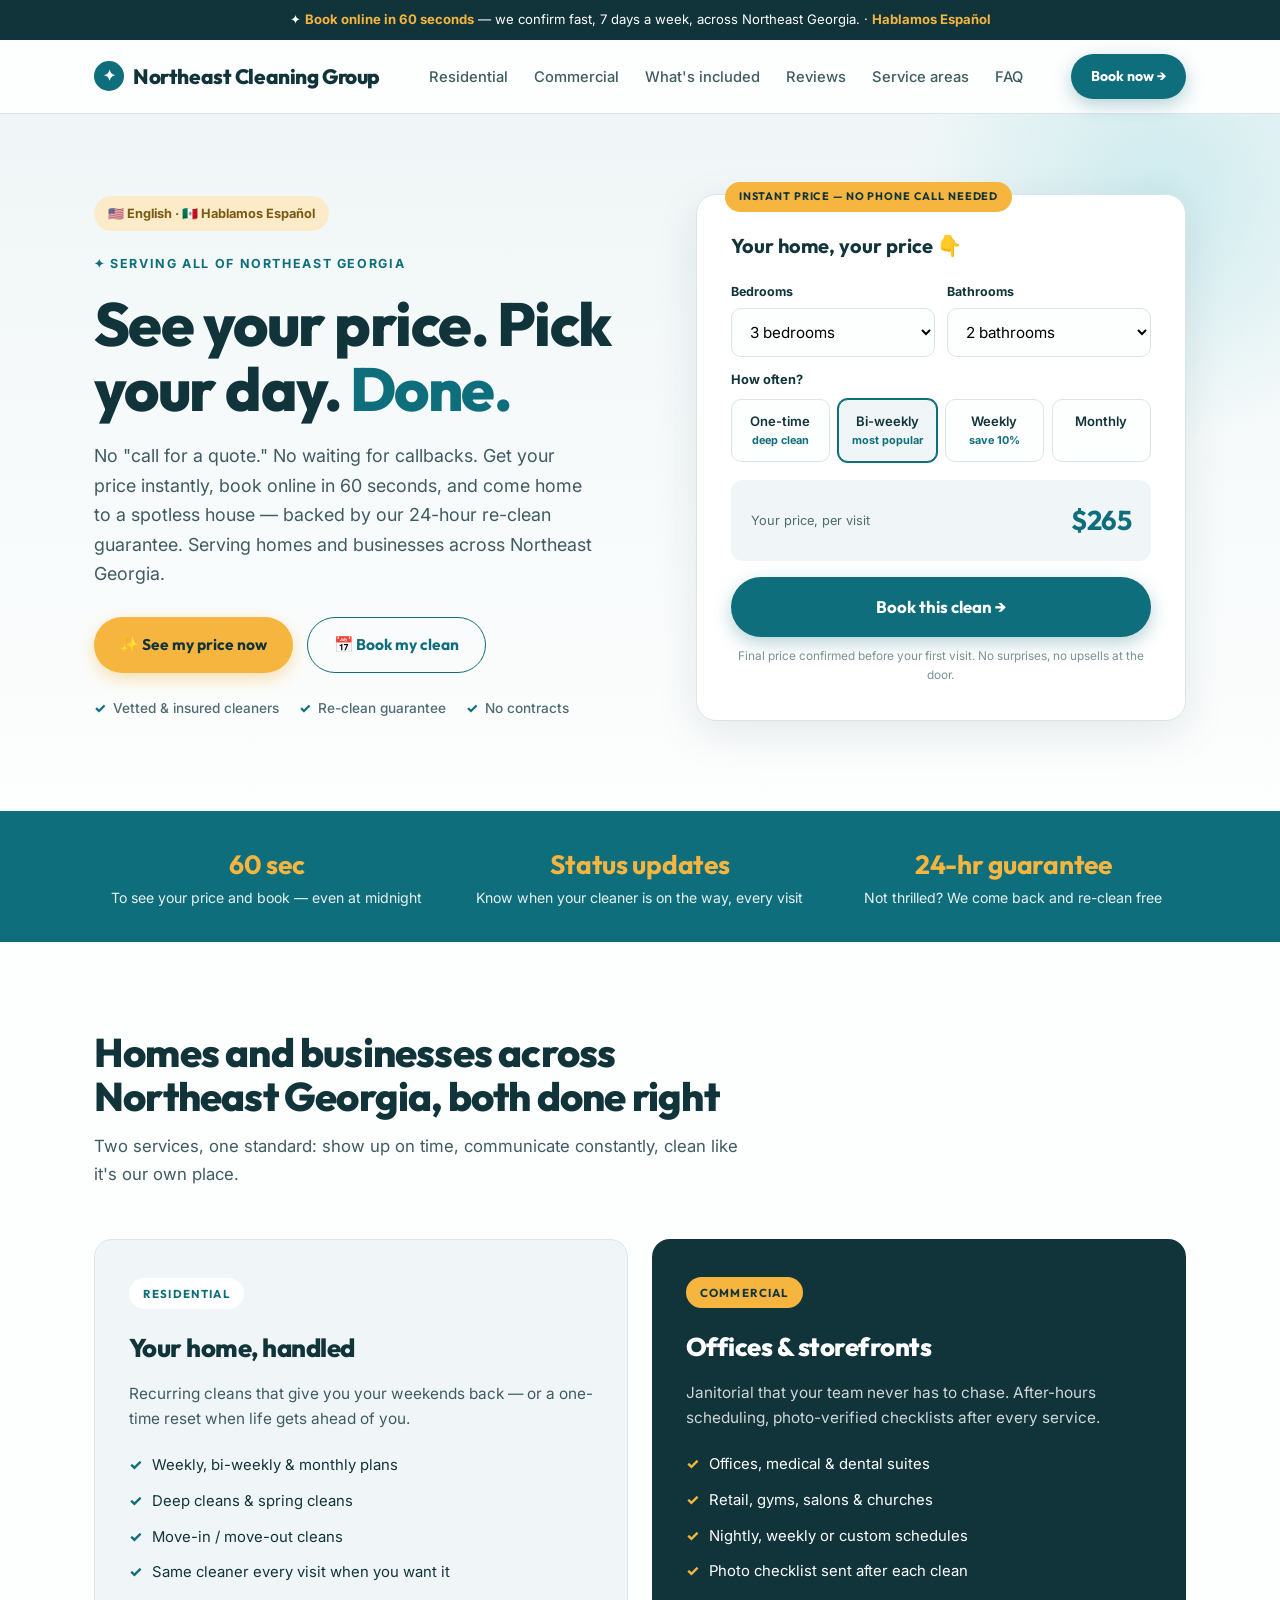
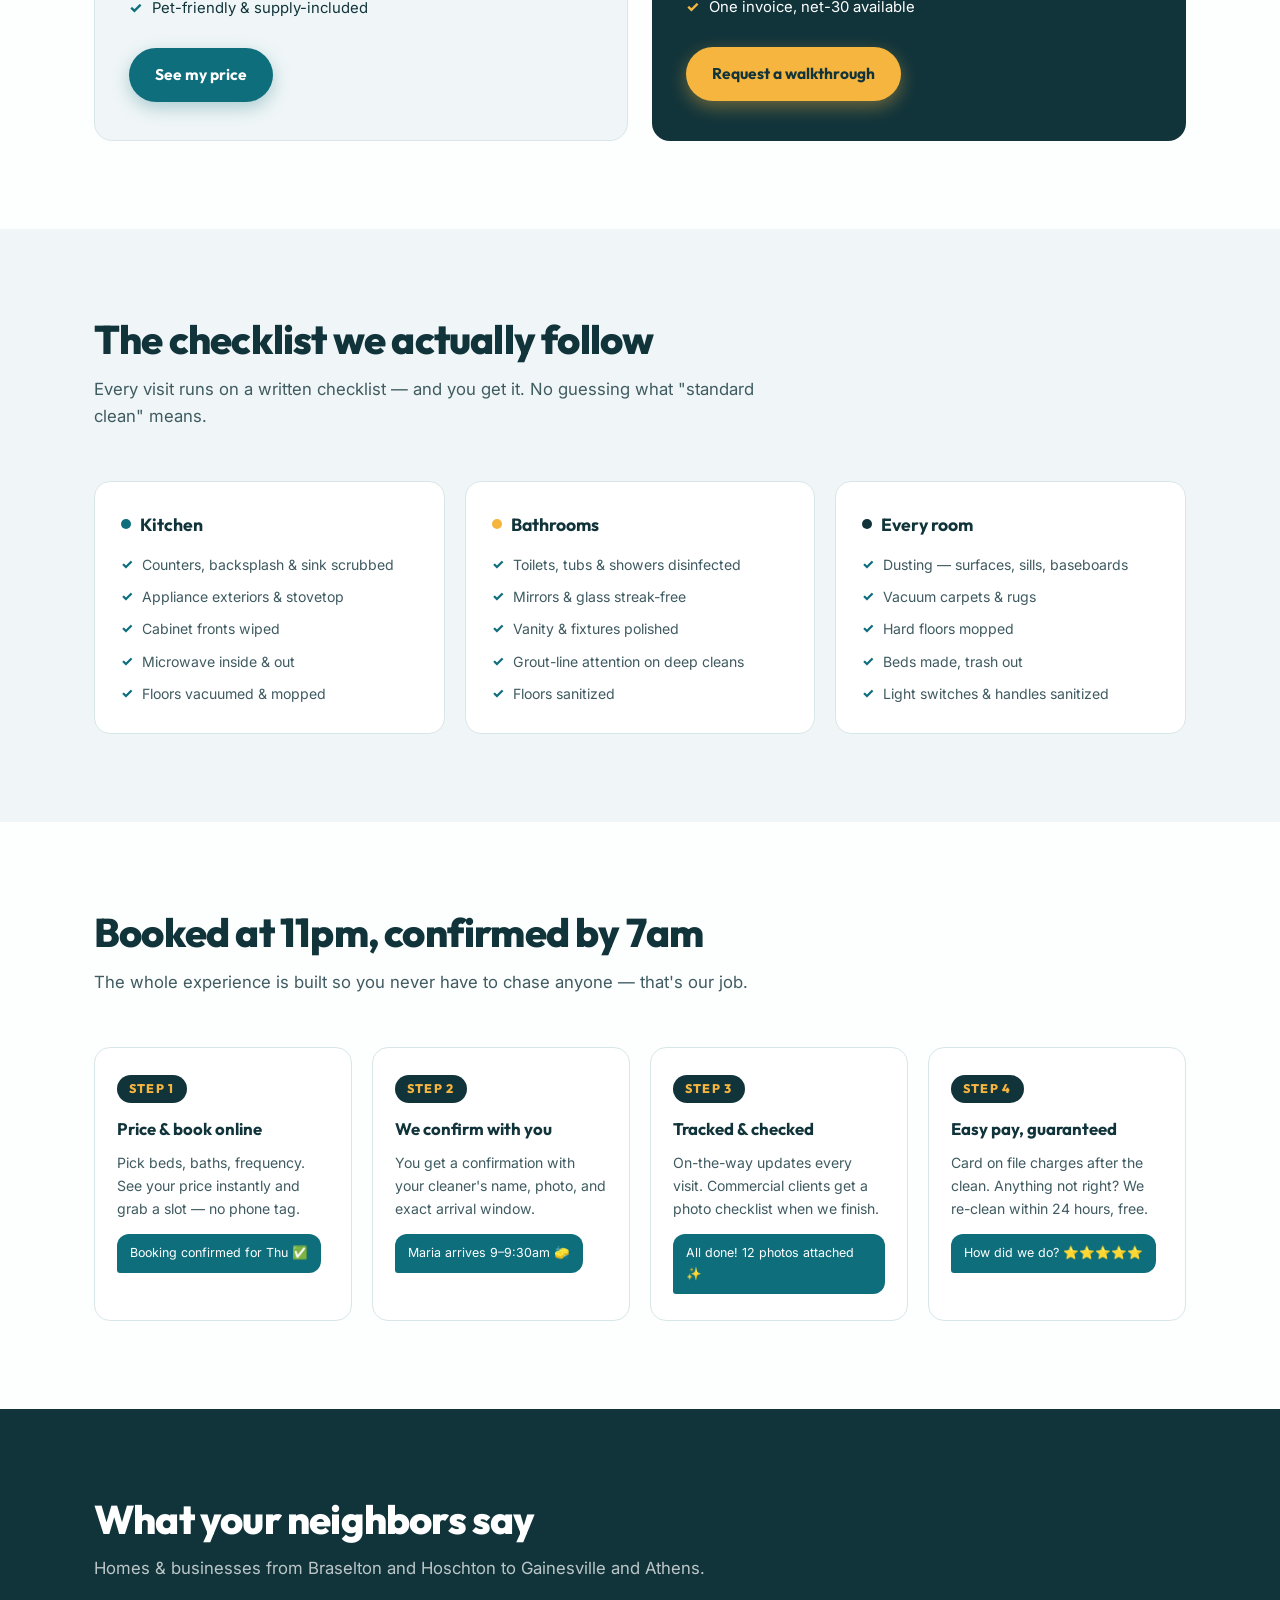
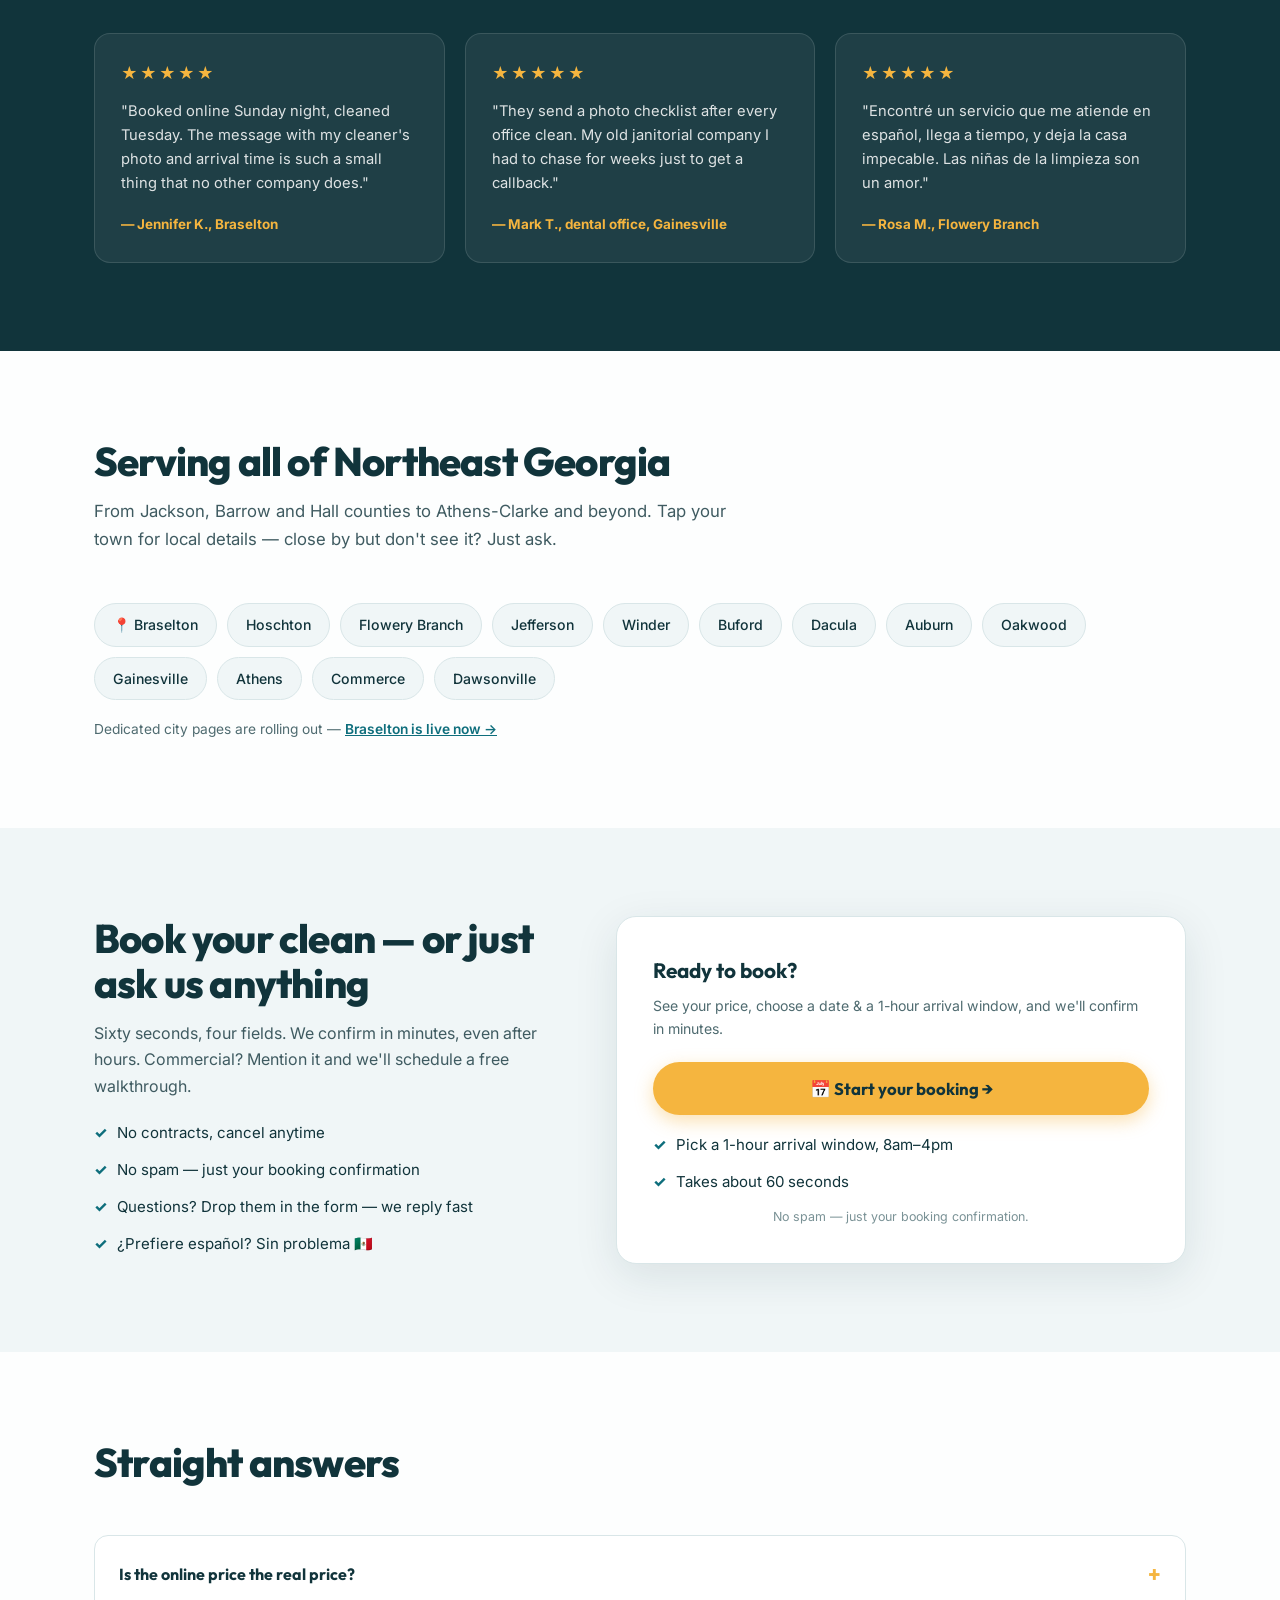
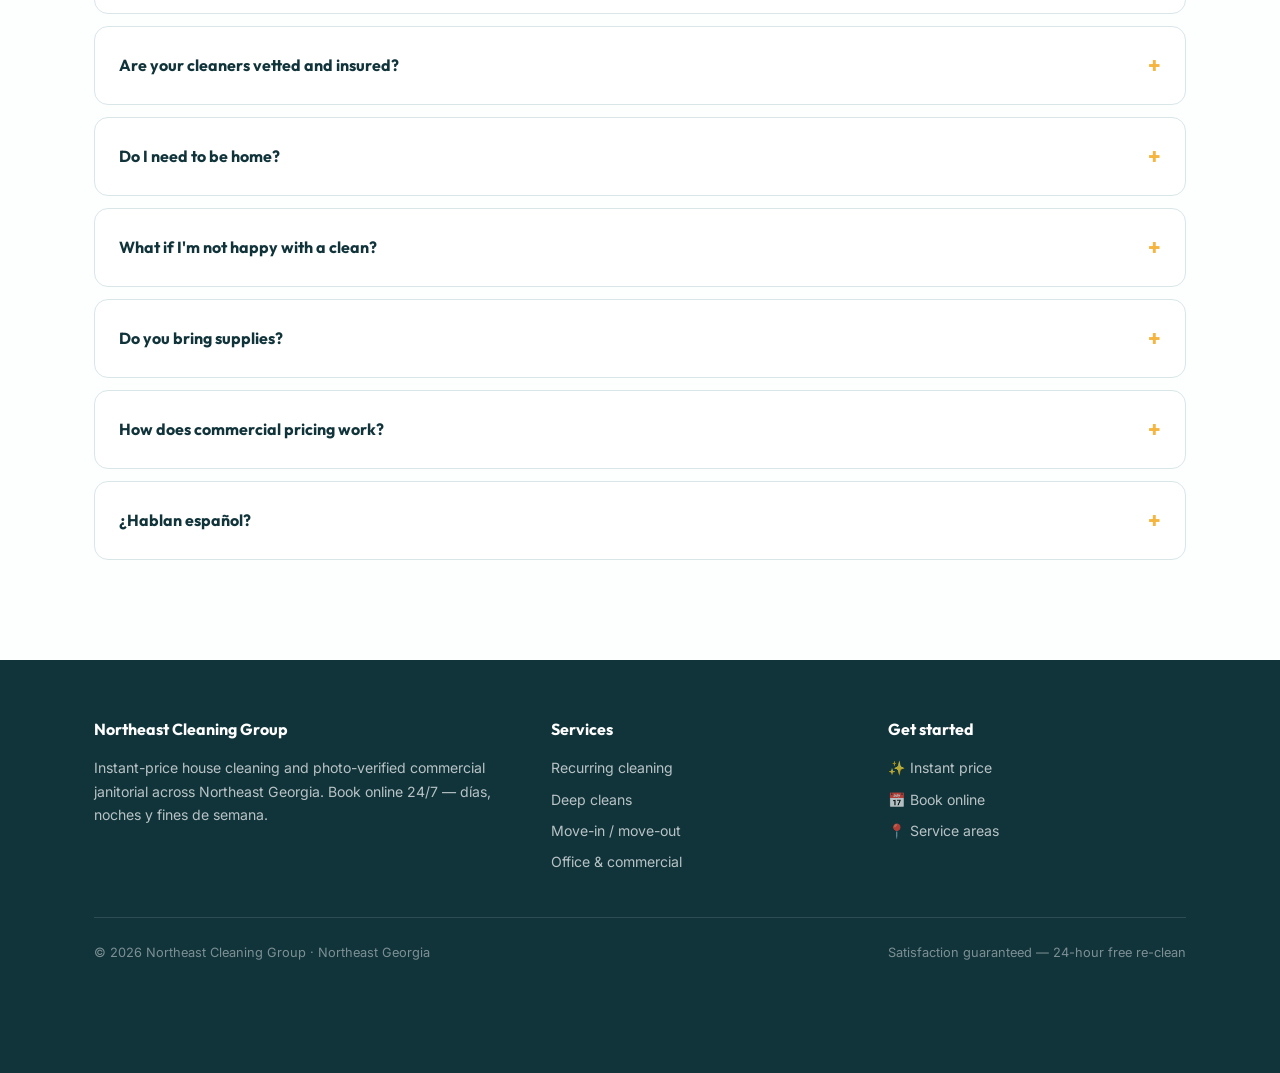
<file: index.html>
<!DOCTYPE html>
<html lang="en">
<head>
<meta charset="UTF-8">
<meta name="viewport" content="width=device-width, initial-scale=1.0">
<title>House &amp; Commercial Cleaning in Northeast Georgia | Northeast Cleaning Group</title>
<meta name="description" content="Instant online pricing for house &amp; commercial cleaning across Northeast Georgia. Vetted, insured cleaners and a 24-hour re-clean guarantee. Book in 60 seconds. Serving Braselton, Gainesville, Athens, Jefferson, Winder &amp; more. Hablamos Español.">
<meta name="keywords" content="house cleaning Northeast Georgia, maid service Northeast Georgia, commercial cleaning Northeast Georgia, office cleaning, deep cleaning, move out cleaning, cleaning service Braselton GA, cleaning service Gainesville GA, cleaning service Athens GA, cleaning service Jefferson GA">
<meta name="author" content="Northeast Cleaning Group">
<meta name="robots" content="index, follow, max-image-preview:large">
<meta name="theme-color" content="#0E6E7C">
<meta name="geo.region" content="US-GA">
<meta name="geo.placename" content="Northeast Georgia">
<meta name="geo.position" content="34.2979;-83.8241">
<meta name="ICBM" content="34.2979, -83.8241">
<link rel="canonical" href="https://necgga.com/">
<link rel="icon" type="image/svg+xml" href="favicon.svg">
<link rel="apple-touch-icon" href="favicon.svg">

<!-- Open Graph -->
<meta property="og:site_name" content="Northeast Cleaning Group">
<meta property="og:title" content="Northeast Cleaning Group | See Your Price Instantly, Book in 60 Seconds">
<meta property="og:description" content="House &amp; commercial cleaning across Northeast Georgia. Instant online pricing, vetted insured cleaners, 24-hour re-clean guarantee.">
<meta property="og:type" content="website">
<meta property="og:url" content="https://necgga.com/">
<meta property="og:image" content="https://necgga.com/og-image.png">
<meta property="og:image:width" content="1200">
<meta property="og:image:height" content="630">
<meta property="og:image:alt" content="Northeast Cleaning Group — house and commercial cleaning in Northeast Georgia">
<meta property="og:locale" content="en_US">
<meta property="og:locale:alternate" content="es_US">

<!-- Twitter -->
<meta name="twitter:card" content="summary_large_image">
<meta name="twitter:title" content="Northeast Cleaning Group | See Your Price Instantly">
<meta name="twitter:description" content="House &amp; commercial cleaning across Northeast Georgia. Instant online pricing, vetted insured cleaners, 24-hour re-clean guarantee.">
<meta name="twitter:image" content="https://necgga.com/og-image.png">

<!-- JSON-LD: LocalBusiness + WebSite + FAQ -->
<script type="application/ld+json">
{
  "@context": "https://schema.org",
  "@graph": [
    {
      "@type": ["LocalBusiness","HouseCleaner"],
      "@id": "https://necgga.com/#business",
      "name": "Northeast Cleaning Group",
      "description": "Residential and commercial cleaning across Northeast Georgia. Instant online pricing, recurring plans, deep cleans, move-in/move-out, and office janitorial.",
      "url": "https://necgga.com/",
      "image": "https://necgga.com/og-image.png",
      "priceRange": "$$",
      "address": {
        "@type": "PostalAddress",
        "addressLocality": "Braselton",
        "addressRegion": "GA",
        "addressCountry": "US"
      },
      "geo": { "@type": "GeoCoordinates", "latitude": 34.2979, "longitude": -83.8241 },
      "areaServed": [
        {"@type":"AdministrativeArea","name":"Northeast Georgia"},
        {"@type":"City","name":"Braselton, GA"},
        {"@type":"City","name":"Hoschton, GA"},
        {"@type":"City","name":"Flowery Branch, GA"},
        {"@type":"City","name":"Jefferson, GA"},
        {"@type":"City","name":"Winder, GA"},
        {"@type":"City","name":"Buford, GA"},
        {"@type":"City","name":"Dacula, GA"},
        {"@type":"City","name":"Gainesville, GA"},
        {"@type":"City","name":"Athens, GA"},
        {"@type":"City","name":"Commerce, GA"},
        {"@type":"City","name":"Dawsonville, GA"}
      ],
      "openingHoursSpecification": {
        "@type": "OpeningHoursSpecification",
        "dayOfWeek": ["Monday","Tuesday","Wednesday","Thursday","Friday","Saturday","Sunday"],
        "opens": "00:00",
        "closes": "23:59"
      },
      "knowsLanguage": ["en", "es"],
      "hasOfferCatalog": {
        "@type": "OfferCatalog",
        "name": "Cleaning Services",
        "itemListElement": [
          {"@type":"Offer","itemOffered":{"@type":"Service","name":"Recurring House Cleaning"}},
          {"@type":"Offer","itemOffered":{"@type":"Service","name":"Deep Cleaning"}},
          {"@type":"Offer","itemOffered":{"@type":"Service","name":"Move-In / Move-Out Cleaning"}},
          {"@type":"Offer","itemOffered":{"@type":"Service","name":"Commercial & Office Cleaning"}}
        ]
      },
      "sameAs": []
    },
    {
      "@type": "WebSite",
      "@id": "https://necgga.com/#website",
      "url": "https://necgga.com/",
      "name": "Northeast Cleaning Group",
      "inLanguage": "en",
      "publisher": { "@id": "https://necgga.com/#business" }
    },
    {
      "@type": "FAQPage",
      "@id": "https://necgga.com/#faq",
      "mainEntity": [
        {"@type":"Question","name":"Is the online price the real price?","acceptedAnswer":{"@type":"Answer","text":"Yes — the estimate covers standard-condition homes at the size you select. If your home needs extra attention (first-time deep clean, heavy buildup), we tell you before the visit, never at your door. The price you confirm is the price you pay."}},
        {"@type":"Question","name":"Are your cleaners vetted and insured?","acceptedAnswer":{"@type":"Answer","text":"Every cleaner is background-checked and covered by general liability insurance. Commercial clients can request a certificate of insurance any time."}},
        {"@type":"Question","name":"Do I need to be home?","acceptedAnswer":{"@type":"Answer","text":"No — most clients leave a door code or lockbox note in their booking. You'll get an on-the-way message and a done message every single visit."}},
        {"@type":"Question","name":"What if I'm not happy with a clean?","acceptedAnswer":{"@type":"Answer","text":"Send us a photo within 24 hours and we'll come back and re-clean the area free. No forms, no arguing — that's the guarantee."}},
        {"@type":"Question","name":"Do you bring supplies?","acceptedAnswer":{"@type":"Answer","text":"Yes, cleaners arrive with professional supplies and equipment. Prefer we use your products for allergies or specific surfaces? Just note it in your booking."}},
        {"@type":"Question","name":"How does commercial pricing work?","acceptedAnswer":{"@type":"Answer","text":"We do a free 15-minute walkthrough of your space, then send a flat monthly price with the exact checklist and schedule in writing — usually the same day as the walkthrough."}},
        {"@type":"Question","name":"¿Hablan español?","acceptedAnswer":{"@type":"Answer","text":"¡Por supuesto! Reservas, confirmaciones y todo el servicio disponible completamente en español."}}
      ]
    }
  ]
}
</script>

<link rel="preconnect" href="https://fonts.googleapis.com">
<link rel="preconnect" href="https://fonts.gstatic.com" crossorigin>
<link href="https://fonts.googleapis.com/css2?family=Outfit:wght@500;600;700;800&family=Inter:wght@400;500;600;700&display=swap" rel="stylesheet">
<link rel="stylesheet" href="styles.css">
</head>
<body>

<div class="response-bar">✦ <strong>Book online in 60 seconds</strong> — we confirm fast, 7 days a week, across Northeast Georgia. · <strong>Hablamos Español</strong></div>

<nav aria-label="Primary">
  <div class="nav-inner">
    <a href="/" class="logo" aria-label="Northeast Cleaning Group home">
      <span class="logo-mark" aria-hidden="true"></span>
      Northeast Cleaning Group
    </a>
    <ul class="nav-links">
      <li><a href="#residential">Residential</a></li>
      <li><a href="#commercial">Commercial</a></li>
      <li><a href="#checklist">What's included</a></li>
      <li><a href="#reviews">Reviews</a></li>
      <li><a href="#areas">Service areas</a></li>
      <li><a href="#faq">FAQ</a></li>
    </ul>
    <a href="#book" class="btn btn-primary btn-call-nav">Book now →</a>
  </div>
</nav>

<header class="hero">
  <div class="container hero-grid">
    <div>
      <span class="espanol">🇺🇸 English · 🇲🇽 Hablamos Español</span>
      <div class="eyebrow">✦ Serving all of Northeast Georgia</div>
      <h1>See your price. Pick your day. <em>Done.</em></h1>
      <p class="hero-sub">No "call for a quote." No waiting for callbacks. Get your price instantly, book online in 60 seconds, and come home to a spotless house — backed by our 24-hour re-clean guarantee. Serving homes and businesses across Northeast Georgia.</p>
      <div class="hero-ctas">
        <a href="#instant-price" class="btn btn-sun">✨ See my price now</a>
        <a href="#book" class="btn btn-ghost">📅 Book my clean</a>
      </div>
      <div class="hero-trust">
        <span><span class="check">✓</span> Vetted &amp; insured cleaners</span>
        <span><span class="check">✓</span> Re-clean guarantee</span>
        <span><span class="check">✓</span> No contracts</span>
      </div>
    </div>
    <div class="price-card" id="instant-price">
      <h3>Your home, your price 👇</h3>
      <div class="pc-row">
        <div class="pc-group">
          <label for="beds">Bedrooms</label>
          <select id="beds" onchange="calcPrice()">
            <option value="1">1 bedroom</option>
            <option value="2">2 bedrooms</option>
            <option value="3" selected>3 bedrooms</option>
            <option value="4">4 bedrooms</option>
            <option value="5">5+ bedrooms</option>
          </select>
        </div>
        <div class="pc-group">
          <label for="baths">Bathrooms</label>
          <select id="baths" onchange="calcPrice()">
            <option value="1">1 bathroom</option>
            <option value="2" selected>2 bathrooms</option>
            <option value="3">3 bathrooms</option>
            <option value="4">4+ bathrooms</option>
          </select>
        </div>
      </div>
      <label style="margin-bottom:8px;display:block">How often?</label>
      <div class="freq-pills" role="group" aria-label="Cleaning frequency">
        <div class="freq-pill" data-mult="1.5" onclick="setFreq(this)">One-time<small>deep clean</small></div>
        <div class="freq-pill active" data-mult="1" onclick="setFreq(this)">Bi-weekly<small>most popular</small></div>
        <div class="freq-pill" data-mult="0.9" onclick="setFreq(this)">Weekly<small>save 10%</small></div>
        <div class="freq-pill" data-mult="1.15" onclick="setFreq(this)">Monthly<small>&nbsp;</small></div>
      </div>
      <div class="price-output">
        <span>Your price, per visit</span>
        <b id="priceVal">$265</b>
      </div>
      <a href="#book" class="btn btn-primary submit-btn">Book this clean →</a>
      <p class="pc-note">Final price confirmed before your first visit. No surprises, no upsells at the door.</p>
    </div>
  </div>
</header>

<div class="promise">
  <div class="container promise-grid">
    <div class="promise-item"><b>60 sec</b><p>To see your price and book — even at midnight</p></div>
    <div class="promise-item"><b>Status updates</b><p>Know when your cleaner is on the way, every visit</p></div>
    <div class="promise-item"><b>24-hr guarantee</b><p>Not thrilled? We come back and re-clean free</p></div>
  </div>
</div>

<section id="residential">
  <div class="container">
    <div class="section-head">
      <h2>Homes and businesses across Northeast Georgia, both done right</h2>
      <p>Two services, one standard: show up on time, communicate constantly, clean like it's our own place.</p>
    </div>
    <div class="split-grid">
      <div class="split-card res">
        <span class="split-tag">Residential</span>
        <h3>Your home, handled</h3>
        <p>Recurring cleans that give you your weekends back — or a one-time reset when life gets ahead of you.</p>
        <ul class="split-list">
          <li><span class="check">✓</span> Weekly, bi-weekly &amp; monthly plans</li>
          <li><span class="check">✓</span> Deep cleans &amp; spring cleans</li>
          <li><span class="check">✓</span> Move-in / move-out cleans</li>
          <li><span class="check">✓</span> Same cleaner every visit when you want it</li>
          <li><span class="check">✓</span> Pet-friendly &amp; supply-included</li>
        </ul>
        <a href="#instant-price" class="btn btn-primary">See my price</a>
      </div>
      <div class="split-card com" id="commercial">
        <span class="split-tag">Commercial</span>
        <h3>Offices &amp; storefronts</h3>
        <p>Janitorial that your team never has to chase. After-hours scheduling, photo-verified checklists after every service.</p>
        <ul class="split-list">
          <li><span class="check">✓</span> Offices, medical &amp; dental suites</li>
          <li><span class="check">✓</span> Retail, gyms, salons &amp; churches</li>
          <li><span class="check">✓</span> Nightly, weekly or custom schedules</li>
          <li><span class="check">✓</span> Photo checklist sent after each clean</li>
          <li><span class="check">✓</span> One invoice, net-30 available</li>
        </ul>
        <a href="#book" class="btn btn-sun" data-service="Commercial / office">Request a walkthrough</a>
      </div>
    </div>
  </div>
</section>

<section class="checklist-section" id="checklist">
  <div class="container">
    <div class="section-head">
      <h2>The checklist we actually follow</h2>
      <p>Every visit runs on a written checklist — and you get it. No guessing what "standard clean" means.</p>
    </div>
    <div class="checklist-grid">
      <div class="cl-card">
        <h3><span class="dot"></span>Kitchen</h3>
        <ul class="cl-list">
          <li><span class="check">✓</span> Counters, backsplash &amp; sink scrubbed</li>
          <li><span class="check">✓</span> Appliance exteriors &amp; stovetop</li>
          <li><span class="check">✓</span> Cabinet fronts wiped</li>
          <li><span class="check">✓</span> Microwave inside &amp; out</li>
          <li><span class="check">✓</span> Floors vacuumed &amp; mopped</li>
        </ul>
      </div>
      <div class="cl-card">
        <h3><span class="dot" style="background:var(--sun)"></span>Bathrooms</h3>
        <ul class="cl-list">
          <li><span class="check">✓</span> Toilets, tubs &amp; showers disinfected</li>
          <li><span class="check">✓</span> Mirrors &amp; glass streak-free</li>
          <li><span class="check">✓</span> Vanity &amp; fixtures polished</li>
          <li><span class="check">✓</span> Grout-line attention on deep cleans</li>
          <li><span class="check">✓</span> Floors sanitized</li>
        </ul>
      </div>
      <div class="cl-card">
        <h3><span class="dot" style="background:var(--ink)"></span>Every room</h3>
        <ul class="cl-list">
          <li><span class="check">✓</span> Dusting — surfaces, sills, baseboards</li>
          <li><span class="check">✓</span> Vacuum carpets &amp; rugs</li>
          <li><span class="check">✓</span> Hard floors mopped</li>
          <li><span class="check">✓</span> Beds made, trash out</li>
          <li><span class="check">✓</span> Light switches &amp; handles sanitized</li>
        </ul>
      </div>
    </div>
  </div>
</section>

<section>
  <div class="container">
    <div class="section-head">
      <h2>Booked at 11pm, confirmed by 7am</h2>
      <p>The whole experience is built so you never have to chase anyone — that's our job.</p>
    </div>
    <div class="steps">
      <div class="step">
        <div class="step-num">STEP 1</div>
        <h3>Price &amp; book online</h3>
        <p>Pick beds, baths, frequency. See your price instantly and grab a slot — no phone tag.</p>
        <span class="sms-bubble">Booking confirmed for Thu ✅</span>
      </div>
      <div class="step">
        <div class="step-num">STEP 2</div>
        <h3>We confirm with you</h3>
        <p>You get a confirmation with your cleaner's name, photo, and exact arrival window.</p>
        <span class="sms-bubble">Maria arrives 9–9:30am 🧽</span>
      </div>
      <div class="step">
        <div class="step-num">STEP 3</div>
        <h3>Tracked &amp; checked</h3>
        <p>On-the-way updates every visit. Commercial clients get a photo checklist when we finish.</p>
        <span class="sms-bubble">All done! 12 photos attached ✨</span>
      </div>
      <div class="step">
        <div class="step-num">STEP 4</div>
        <h3>Easy pay, guaranteed</h3>
        <p>Card on file charges after the clean. Anything not right? We re-clean within 24 hours, free.</p>
        <span class="sms-bubble">How did we do? ⭐⭐⭐⭐⭐</span>
      </div>
    </div>
  </div>
</section>

<section class="reviews" id="reviews">
  <div class="container">
    <div class="section-head">
      <h2>What your neighbors say</h2>
      <p>Homes &amp; businesses from Braselton and Hoschton to Gainesville and Athens.</p>
    </div>
    <div class="review-grid">
      <div class="review-card">
        <div class="stars">★★★★★</div>
        <p>"Booked online Sunday night, cleaned Tuesday. The message with my cleaner's photo and arrival time is such a small thing that no other company does."</p>
        <b>— Jennifer K., Braselton</b>
      </div>
      <div class="review-card">
        <div class="stars">★★★★★</div>
        <p>"They send a photo checklist after every office clean. My old janitorial company I had to chase for weeks just to get a callback."</p>
        <b>— Mark T., dental office, Gainesville</b>
      </div>
      <div class="review-card">
        <div class="stars">★★★★★</div>
        <p lang="es">"Encontré un servicio que me atiende en español, llega a tiempo, y deja la casa impecable. Las niñas de la limpieza son un amor."</p>
        <b>— Rosa M., Flowery Branch</b>
      </div>
    </div>
  </div>
</section>

<section id="areas">
  <div class="container">
    <div class="section-head">
      <h2>Serving all of Northeast Georgia</h2>
      <p>From Jackson, Barrow and Hall counties to Athens-Clarke and beyond. Tap your town for local details — close by but don't see it? Just ask.</p>
    </div>
    <div class="areas-list">
      <a class="area-pill" href="locations/braselton.html"><span class="pin">📍</span>Braselton</a>
      <span class="area-pill">Hoschton</span>
      <span class="area-pill">Flowery Branch</span>
      <span class="area-pill">Jefferson</span>
      <span class="area-pill">Winder</span>
      <span class="area-pill">Buford</span>
      <span class="area-pill">Dacula</span>
      <span class="area-pill">Auburn</span>
      <span class="area-pill">Oakwood</span>
      <span class="area-pill">Gainesville</span>
      <span class="area-pill">Athens</span>
      <span class="area-pill">Commerce</span>
      <span class="area-pill">Dawsonville</span>
    </div>
    <p class="areas-note">Dedicated city pages are rolling out — <a href="locations/braselton.html">Braselton is live now →</a></p>
  </div>
</section>

<section class="quote" id="book">
  <div class="container quote-grid">
    <div class="quote-info">
      <h2>Book your clean — or just ask us anything</h2>
      <p>Sixty seconds, four fields. We confirm in minutes, even after hours. Commercial? Mention it and we'll schedule a free walkthrough.</p>
      <ul class="quote-bullets">
        <li><span class="check">✓</span> No contracts, cancel anytime</li>
        <li><span class="check">✓</span> No spam — just your booking confirmation</li>
        <li><span class="check">✓</span> Questions? Drop them in the form — we reply fast</li>
        <li><span class="check">✓</span> ¿Prefiere español? Sin problema 🇲🇽</li>
      </ul>
    </div>
    <!-- Booking is handled by the popup in booking.js (any [data-book] or #book link opens it). -->
    <div class="quote-form" id="bookLauncher">
      <h3>Ready to book?</h3>
      <p class="form-sub">See your price, choose a date &amp; a 1-hour arrival window, and we'll confirm in minutes.</p>
      <button type="button" class="btn btn-sun submit-btn" data-book>📅 Start your booking →</button>
      <ul class="quote-bullets" style="margin-top:18px">
        <li><span class="check">✓</span> Pick a 1-hour arrival window, 8am–4pm</li>
        <li><span class="check">✓</span> Takes about 60 seconds</li>
      </ul>
      <p class="form-note">No spam — just your booking confirmation.</p>
    </div>
  </div>
</section>

<section id="faq">
  <div class="container">
    <div class="section-head">
      <h2>Straight answers</h2>
    </div>
    <details>
      <summary>Is the online price the real price?</summary>
      <p>Yes — the estimate covers standard-condition homes at the size you select. If your home needs extra attention (first-time deep clean, heavy buildup), we tell you <em>before</em> the visit, never at your door. The price you confirm is the price you pay.</p>
    </details>
    <details>
      <summary>Are your cleaners vetted and insured?</summary>
      <p>Every cleaner is background-checked and covered by general liability insurance. Commercial clients can request a certificate of insurance any time.</p>
    </details>
    <details>
      <summary>Do I need to be home?</summary>
      <p>Nope — most clients leave a door code or lockbox note in their booking. You'll get an on-the-way message and a done message every single visit.</p>
    </details>
    <details>
      <summary>What if I'm not happy with a clean?</summary>
      <p>Send us a photo within 24 hours and we'll come back and re-clean the area free. No forms, no arguing — that's the guarantee.</p>
    </details>
    <details>
      <summary>Do you bring supplies?</summary>
      <p>Yes, cleaners arrive with professional supplies and equipment. Prefer we use your products (allergies, specific surfaces)? Just note it in your booking.</p>
    </details>
    <details>
      <summary>How does commercial pricing work?</summary>
      <p>We do a free 15-minute walkthrough of your space, then send a flat monthly price with the exact checklist and schedule in writing — usually the same day as the walkthrough.</p>
    </details>
    <details>
      <summary>¿Hablan español?</summary>
      <p lang="es">¡Por supuesto! Reservas, confirmaciones y todo el servicio disponible completamente en español.</p>
    </details>
  </div>
</section>

<footer>
  <div class="container">
    <div class="footer-grid">
      <div>
        <h4>Northeast Cleaning Group</h4>
        <p>Instant-price house cleaning and photo-verified commercial janitorial across Northeast Georgia. Book online 24/7 — días, noches y fines de semana.</p>
      </div>
      <div>
        <h4>Services</h4>
        <a href="#residential">Recurring cleaning</a>
        <a href="#residential">Deep cleans</a>
        <a href="#residential">Move-in / move-out</a>
        <a href="#commercial">Office &amp; commercial</a>
      </div>
      <div>
        <h4>Get started</h4>
        <a href="#instant-price">✨ Instant price</a>
        <a href="#book">📅 Book online</a>
        <a href="#areas">📍 Service areas</a>
      </div>
    </div>
    <div class="footer-bottom">
      <span>© 2026 Northeast Cleaning Group · Northeast Georgia</span>
      <span>Satisfaction guaranteed — 24-hour free re-clean</span>
    </div>
  </div>
</footer>

<div class="sticky-cta">
  <a href="#instant-price" class="btn btn-sun">✨ Get my price</a>
  <a href="#book" class="btn btn-primary">📅 Book now</a>
</div>

<script>
// ===== Instant price calculator =====
let freqMult = 1;
const BASE = 128.44, PER_BED = 29.74, PER_BATH = 24.34;  // base rates
function setFreq(el){
  document.querySelectorAll('.freq-pill').forEach(p=>p.classList.remove('active'));
  el.classList.add('active');
  freqMult = parseFloat(el.dataset.mult);
  calcPrice();
}
function calcPrice(){
  const beds = parseInt(document.getElementById('beds').value);
  const baths = parseInt(document.getElementById('baths').value);
  const base = (BASE + beds*PER_BED + baths*PER_BATH) * freqMult;
  const price = Math.round(base/5)*5;
  document.getElementById('priceVal').textContent = '$'+price;
}
calcPrice();
</script>
<script src="booking.js"></script>

</body>
</html>
</file>
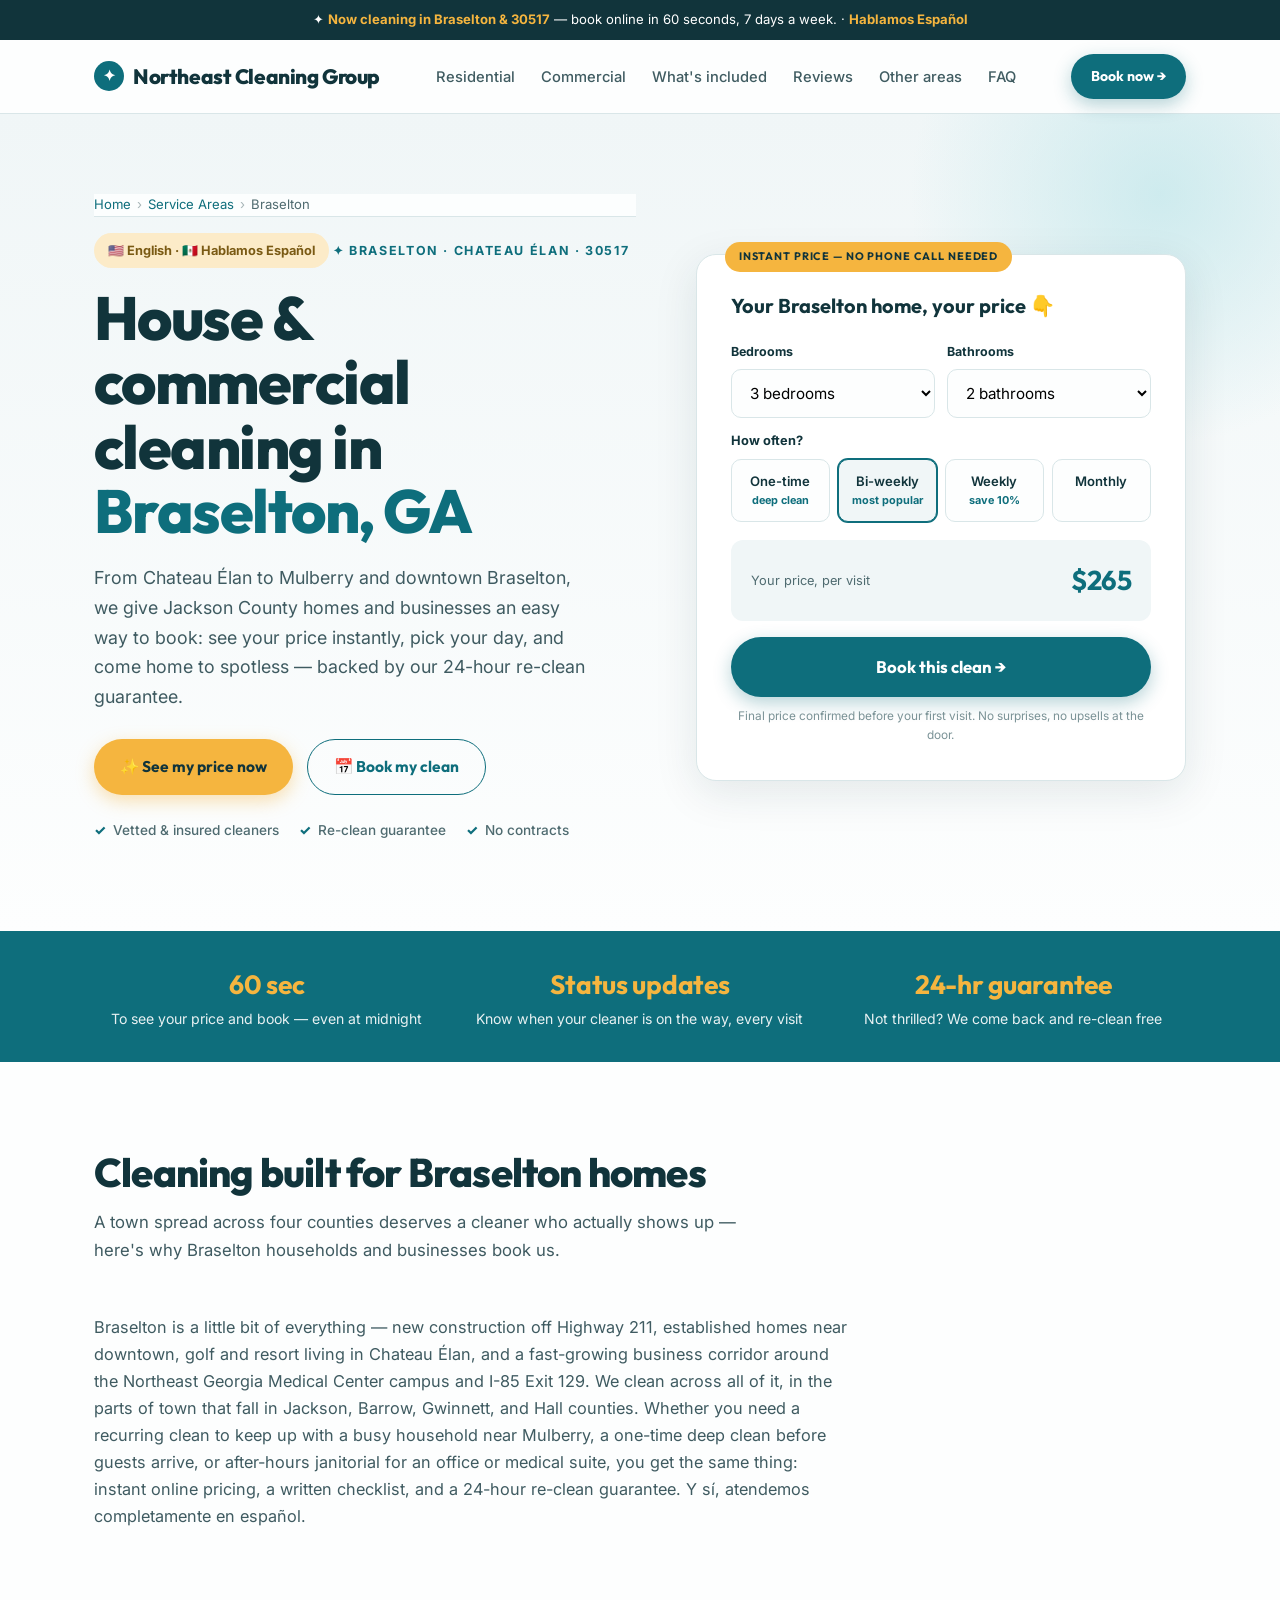
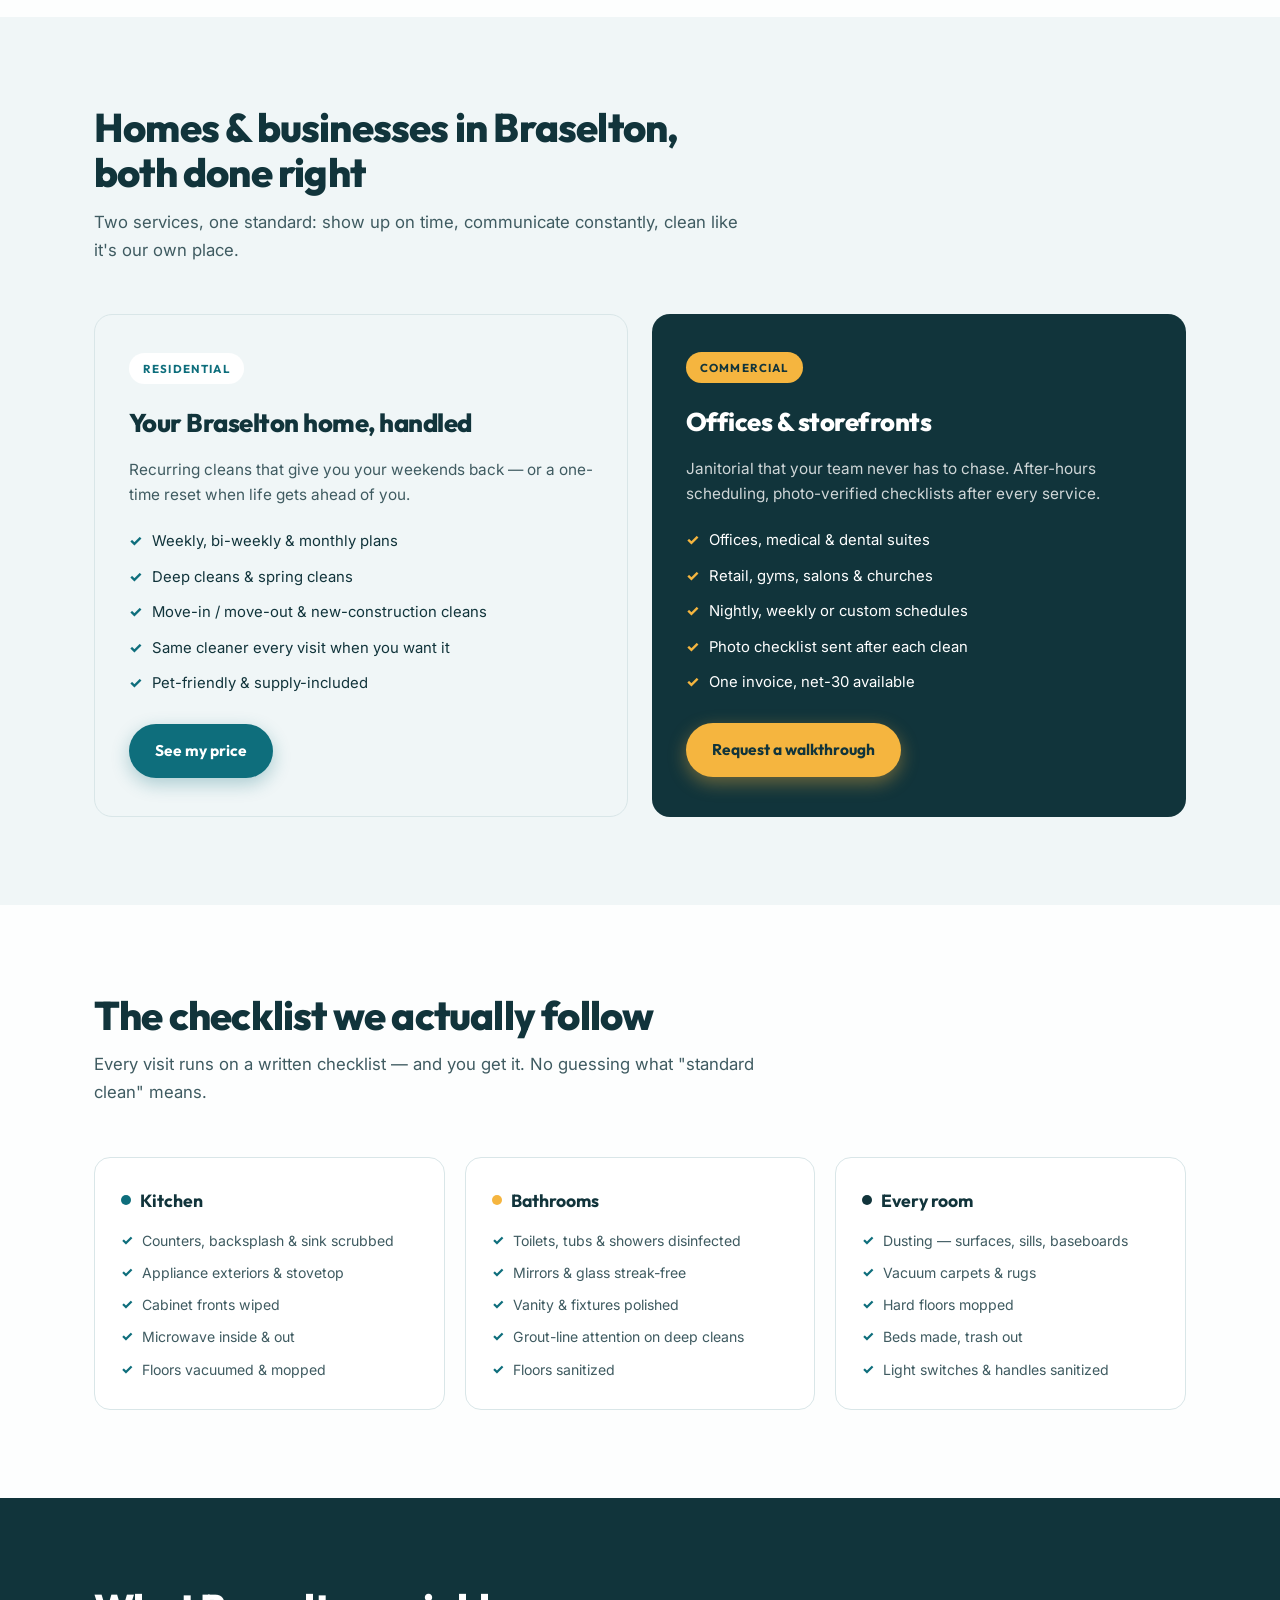
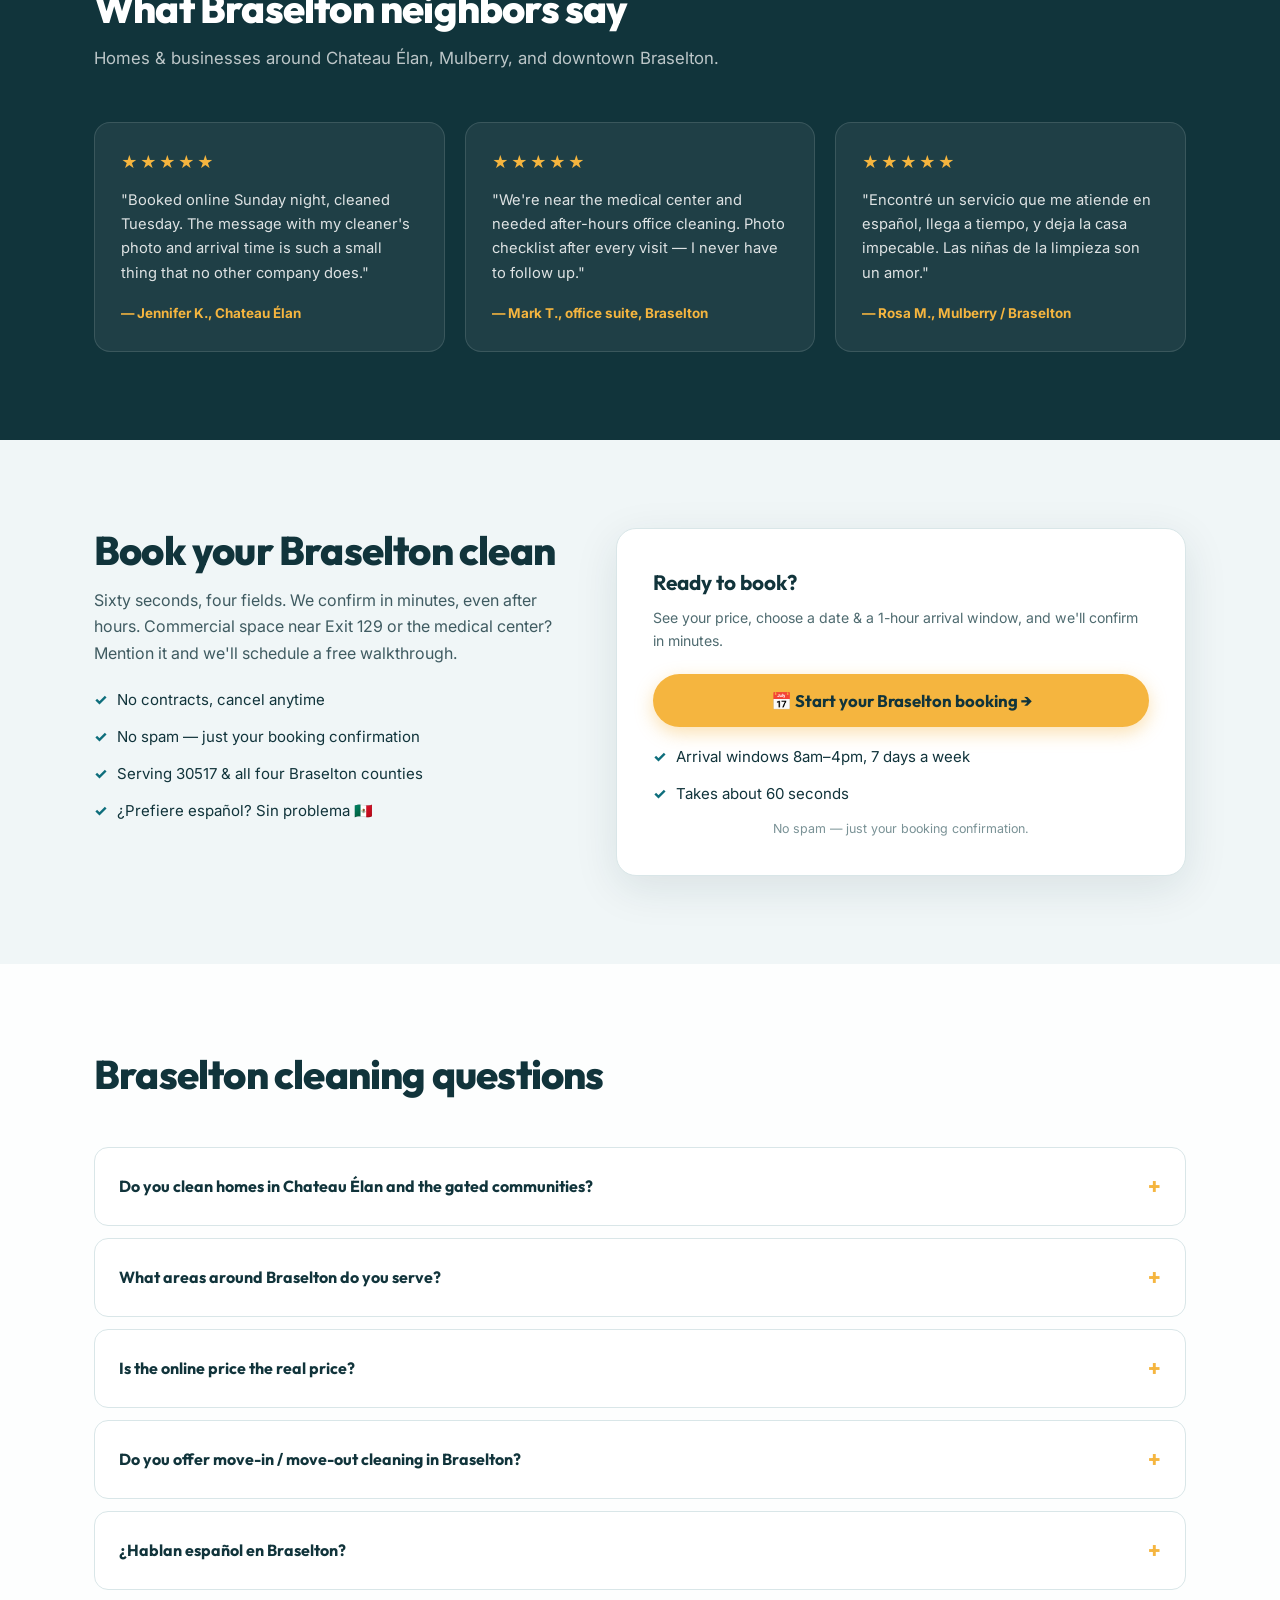
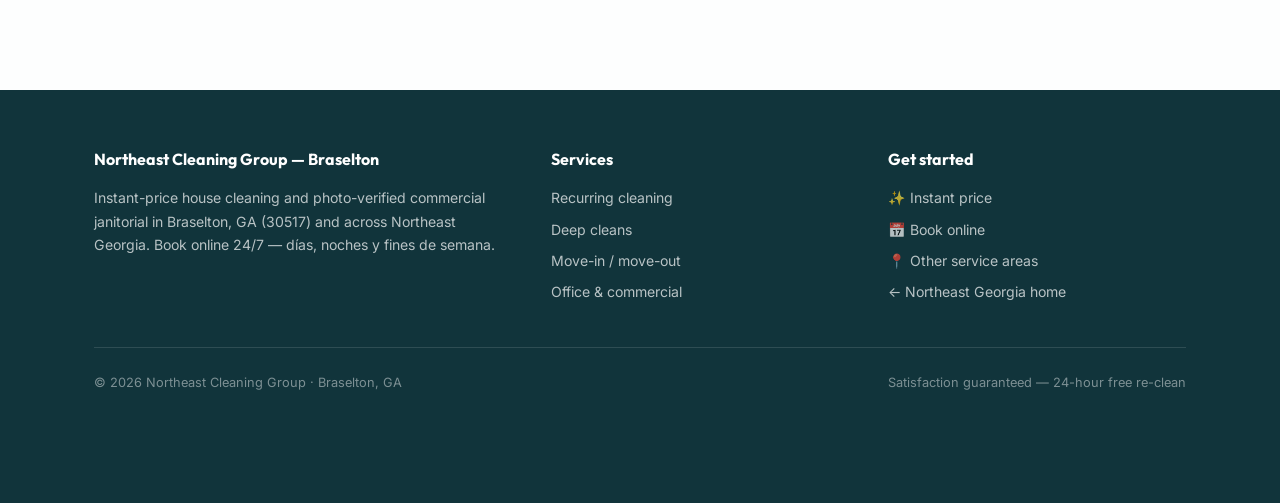
<file: locations/braselton.html>
<!DOCTYPE html>
<html lang="en">
<head>
<meta charset="UTF-8">
<meta name="viewport" content="width=device-width, initial-scale=1.0">
<title>House &amp; Commercial Cleaning in Braselton, GA | Northeast Cleaning Group</title>
<meta name="description" content="Professional house &amp; commercial cleaning in Braselton, GA. Instant online pricing, vetted insured cleaners, 24-hour re-clean guarantee. Serving Chateau Élan, Mulberry, downtown Braselton &amp; 30517. Book in 60 seconds. Hablamos Español.">
<meta name="keywords" content="house cleaning Braselton GA, maid service Braselton, deep cleaning Braselton, move out cleaning Braselton, commercial cleaning Braselton GA, office cleaning Braselton, cleaning service Chateau Elan, cleaning service 30517">
<meta name="author" content="Northeast Cleaning Group">
<meta name="robots" content="index, follow, max-image-preview:large">
<meta name="theme-color" content="#0E6E7C">
<meta name="geo.region" content="US-GA">
<meta name="geo.placename" content="Braselton, Georgia">
<meta name="geo.position" content="34.1093;-83.7627">
<meta name="ICBM" content="34.1093, -83.7627">
<link rel="canonical" href="https://necgga.com/locations/braselton.html">
<link rel="icon" type="image/svg+xml" href="../favicon.svg">
<link rel="apple-touch-icon" href="../favicon.svg">

<!-- Open Graph -->
<meta property="og:site_name" content="Northeast Cleaning Group">
<meta property="og:title" content="House &amp; Commercial Cleaning in Braselton, GA | Northeast Cleaning Group">
<meta property="og:description" content="Instant-price house &amp; commercial cleaning in Braselton, GA — Chateau Élan, Mulberry &amp; 30517. Vetted, insured cleaners, 24-hour re-clean guarantee.">
<meta property="og:type" content="website">
<meta property="og:url" content="https://necgga.com/locations/braselton.html">
<meta property="og:image" content="https://necgga.com/og-image.png">
<meta property="og:image:width" content="1200">
<meta property="og:image:height" content="630">
<meta property="og:image:alt" content="Northeast Cleaning Group — house and commercial cleaning in Braselton, GA">
<meta property="og:locale" content="en_US">
<meta property="og:locale:alternate" content="es_US">

<!-- Twitter -->
<meta name="twitter:card" content="summary_large_image">
<meta name="twitter:title" content="House &amp; Commercial Cleaning in Braselton, GA">
<meta name="twitter:description" content="Instant-price cleaning in Braselton, GA — Chateau Élan, Mulberry &amp; 30517. Vetted, insured, 24-hour re-clean guarantee.">
<meta name="twitter:image" content="https://necgga.com/og-image.png">

<!-- JSON-LD: LocalBusiness + Breadcrumb + FAQ -->
<script type="application/ld+json">
{
  "@context": "https://schema.org",
  "@graph": [
    {
      "@type": ["LocalBusiness","HouseCleaner"],
      "@id": "https://necgga.com/#business",
      "name": "Northeast Cleaning Group",
      "description": "House and commercial cleaning in Braselton, GA and across Northeast Georgia. Instant online pricing, recurring plans, deep cleans, move-in/move-out, and office janitorial.",
      "url": "https://necgga.com/locations/braselton.html",
      "image": "https://necgga.com/og-image.png",
      "priceRange": "$$",
      "address": {
        "@type": "PostalAddress",
        "addressLocality": "Braselton",
        "addressRegion": "GA",
        "postalCode": "30517",
        "addressCountry": "US"
      },
      "geo": { "@type": "GeoCoordinates", "latitude": 34.1093, "longitude": -83.7627 },
      "areaServed": [
        {"@type":"City","name":"Braselton, GA"},
        {"@type":"City","name":"Hoschton, GA"},
        {"@type":"City","name":"Jefferson, GA"},
        {"@type":"City","name":"Flowery Branch, GA"}
      ],
      "knowsLanguage": ["en", "es"]
    },
    {
      "@type": "BreadcrumbList",
      "itemListElement": [
        {"@type":"ListItem","position":1,"name":"Home","item":"https://necgga.com/"},
        {"@type":"ListItem","position":2,"name":"Service Areas","item":"https://necgga.com/#areas"},
        {"@type":"ListItem","position":3,"name":"Braselton, GA","item":"https://necgga.com/locations/braselton.html"}
      ]
    },
    {
      "@type": "FAQPage",
      "mainEntity": [
        {"@type":"Question","name":"Do you clean homes in Chateau Élan and the gated communities?","acceptedAnswer":{"@type":"Answer","text":"Yes. We regularly clean homes in Chateau Élan, Mulberry, and the neighborhoods around Highway 211 and downtown Braselton. Leave gate or guard-gate instructions in your booking and we'll handle the rest."}},
        {"@type":"Question","name":"What areas around Braselton do you serve?","acceptedAnswer":{"@type":"Answer","text":"Braselton spans Jackson, Barrow, Gwinnett, and Hall counties, and we cover all of it — plus neighboring Hoschton, Jefferson, Flowery Branch, and Winder."}},
        {"@type":"Question","name":"Is the online price the real price?","acceptedAnswer":{"@type":"Answer","text":"Yes — the estimate covers standard-condition homes at the size you select. If your home needs extra attention, we tell you before the visit, never at your door."}},
        {"@type":"Question","name":"Do you offer move-in / move-out cleaning in Braselton?","acceptedAnswer":{"@type":"Answer","text":"We do — move-in and move-out deep cleans are one of our most-requested services in the Braselton 30517 area, whether you're leaving a rental or prepping a new build."}},
        {"@type":"Question","name":"¿Hablan español en Braselton?","acceptedAnswer":{"@type":"Answer","text":"¡Por supuesto! Reservas, confirmaciones y todo el servicio disponible completamente en español."}}
      ]
    }
  ]
}
</script>

<link rel="preconnect" href="https://fonts.googleapis.com">
<link rel="preconnect" href="https://fonts.gstatic.com" crossorigin>
<link href="https://fonts.googleapis.com/css2?family=Outfit:wght@500;600;700;800&family=Inter:wght@400;500;600;700&display=swap" rel="stylesheet">
<link rel="stylesheet" href="../styles.css">
</head>
<body data-city="Braselton">

<div class="response-bar">✦ <strong>Now cleaning in Braselton &amp; 30517</strong> — book online in 60 seconds, 7 days a week. · <strong>Hablamos Español</strong></div>

<nav aria-label="Primary">
  <div class="nav-inner">
    <a href="../" class="logo" aria-label="Northeast Cleaning Group home">
      <span class="logo-mark" aria-hidden="true"></span>
      Northeast Cleaning Group
    </a>
    <ul class="nav-links">
      <li><a href="#residential">Residential</a></li>
      <li><a href="#commercial">Commercial</a></li>
      <li><a href="#checklist">What's included</a></li>
      <li><a href="#reviews">Reviews</a></li>
      <li><a href="../#areas">Other areas</a></li>
      <li><a href="#faq">FAQ</a></li>
    </ul>
    <a href="#book" class="btn btn-primary btn-call-nav">Book now →</a>
  </div>
</nav>

<header class="hero">
  <div class="container hero-grid">
    <div>
      <nav class="breadcrumb" aria-label="Breadcrumb">
        <a href="../">Home</a><span>›</span><a href="../#areas">Service Areas</a><span>›</span>Braselton
      </nav>
      <span class="espanol">🇺🇸 English · 🇲🇽 Hablamos Español</span>
      <div class="eyebrow">✦ Braselton · Chateau Élan · 30517</div>
      <h1>House &amp; commercial cleaning in <em>Braselton, GA</em></h1>
      <p class="hero-sub">From Chateau Élan to Mulberry and downtown Braselton, we give Jackson County homes and businesses an easy way to book: see your price instantly, pick your day, and come home to spotless — backed by our 24-hour re-clean guarantee.</p>
      <div class="hero-ctas">
        <a href="#instant-price" class="btn btn-sun">✨ See my price now</a>
        <a href="#book" class="btn btn-ghost">📅 Book my clean</a>
      </div>
      <div class="hero-trust">
        <span><span class="check">✓</span> Vetted &amp; insured cleaners</span>
        <span><span class="check">✓</span> Re-clean guarantee</span>
        <span><span class="check">✓</span> No contracts</span>
      </div>
    </div>
    <div class="price-card" id="instant-price">
      <h3>Your Braselton home, your price 👇</h3>
      <div class="pc-row">
        <div class="pc-group">
          <label for="beds">Bedrooms</label>
          <select id="beds" onchange="calcPrice()">
            <option value="1">1 bedroom</option>
            <option value="2">2 bedrooms</option>
            <option value="3" selected>3 bedrooms</option>
            <option value="4">4 bedrooms</option>
            <option value="5">5+ bedrooms</option>
          </select>
        </div>
        <div class="pc-group">
          <label for="baths">Bathrooms</label>
          <select id="baths" onchange="calcPrice()">
            <option value="1">1 bathroom</option>
            <option value="2" selected>2 bathrooms</option>
            <option value="3">3 bathrooms</option>
            <option value="4">4+ bathrooms</option>
          </select>
        </div>
      </div>
      <label style="margin-bottom:8px;display:block">How often?</label>
      <div class="freq-pills" role="group" aria-label="Cleaning frequency">
        <div class="freq-pill" data-mult="1.5" onclick="setFreq(this)">One-time<small>deep clean</small></div>
        <div class="freq-pill active" data-mult="1" onclick="setFreq(this)">Bi-weekly<small>most popular</small></div>
        <div class="freq-pill" data-mult="0.9" onclick="setFreq(this)">Weekly<small>save 10%</small></div>
        <div class="freq-pill" data-mult="1.15" onclick="setFreq(this)">Monthly<small>&nbsp;</small></div>
      </div>
      <div class="price-output">
        <span>Your price, per visit</span>
        <b id="priceVal">$265</b>
      </div>
      <a href="#book" class="btn btn-primary submit-btn">Book this clean →</a>
      <p class="pc-note">Final price confirmed before your first visit. No surprises, no upsells at the door.</p>
    </div>
  </div>
</header>

<div class="promise">
  <div class="container promise-grid">
    <div class="promise-item"><b>60 sec</b><p>To see your price and book — even at midnight</p></div>
    <div class="promise-item"><b>Status updates</b><p>Know when your cleaner is on the way, every visit</p></div>
    <div class="promise-item"><b>24-hr guarantee</b><p>Not thrilled? We come back and re-clean free</p></div>
  </div>
</div>

<section>
  <div class="container">
    <div class="section-head">
      <h2>Cleaning built for Braselton homes</h2>
      <p>A town spread across four counties deserves a cleaner who actually shows up — here's why Braselton households and businesses book us.</p>
    </div>
    <p style="max-width:760px;color:#3F5B61;font-size:1.02rem">
      Braselton is a little bit of everything — new construction off Highway 211, established homes near downtown, golf and resort living in Chateau Élan, and a fast-growing business corridor around the Northeast Georgia Medical Center campus and I-85 Exit 129. We clean across all of it, in the parts of town that fall in Jackson, Barrow, Gwinnett, and Hall counties. Whether you need a recurring clean to keep up with a busy household near Mulberry, a one-time deep clean before guests arrive, or after-hours janitorial for an office or medical suite, you get the same thing: instant online pricing, a written checklist, and a 24-hour re-clean guarantee. <span lang="es">Y sí, atendemos completamente en español.</span>
    </p>
  </div>
</section>

<section class="checklist-section" id="residential">
  <div class="container">
    <div class="section-head">
      <h2>Homes &amp; businesses in Braselton, both done right</h2>
      <p>Two services, one standard: show up on time, communicate constantly, clean like it's our own place.</p>
    </div>
    <div class="split-grid">
      <div class="split-card res">
        <span class="split-tag">Residential</span>
        <h3>Your Braselton home, handled</h3>
        <p>Recurring cleans that give you your weekends back — or a one-time reset when life gets ahead of you.</p>
        <ul class="split-list">
          <li><span class="check">✓</span> Weekly, bi-weekly &amp; monthly plans</li>
          <li><span class="check">✓</span> Deep cleans &amp; spring cleans</li>
          <li><span class="check">✓</span> Move-in / move-out &amp; new-construction cleans</li>
          <li><span class="check">✓</span> Same cleaner every visit when you want it</li>
          <li><span class="check">✓</span> Pet-friendly &amp; supply-included</li>
        </ul>
        <a href="#instant-price" class="btn btn-primary">See my price</a>
      </div>
      <div class="split-card com" id="commercial">
        <span class="split-tag">Commercial</span>
        <h3>Offices &amp; storefronts</h3>
        <p>Janitorial that your team never has to chase. After-hours scheduling, photo-verified checklists after every service.</p>
        <ul class="split-list">
          <li><span class="check">✓</span> Offices, medical &amp; dental suites</li>
          <li><span class="check">✓</span> Retail, gyms, salons &amp; churches</li>
          <li><span class="check">✓</span> Nightly, weekly or custom schedules</li>
          <li><span class="check">✓</span> Photo checklist sent after each clean</li>
          <li><span class="check">✓</span> One invoice, net-30 available</li>
        </ul>
        <a href="#book" class="btn btn-sun" data-service="Commercial / office">Request a walkthrough</a>
      </div>
    </div>
  </div>
</section>

<section id="checklist">
  <div class="container">
    <div class="section-head">
      <h2>The checklist we actually follow</h2>
      <p>Every visit runs on a written checklist — and you get it. No guessing what "standard clean" means.</p>
    </div>
    <div class="checklist-grid">
      <div class="cl-card">
        <h3><span class="dot"></span>Kitchen</h3>
        <ul class="cl-list">
          <li><span class="check">✓</span> Counters, backsplash &amp; sink scrubbed</li>
          <li><span class="check">✓</span> Appliance exteriors &amp; stovetop</li>
          <li><span class="check">✓</span> Cabinet fronts wiped</li>
          <li><span class="check">✓</span> Microwave inside &amp; out</li>
          <li><span class="check">✓</span> Floors vacuumed &amp; mopped</li>
        </ul>
      </div>
      <div class="cl-card">
        <h3><span class="dot" style="background:var(--sun)"></span>Bathrooms</h3>
        <ul class="cl-list">
          <li><span class="check">✓</span> Toilets, tubs &amp; showers disinfected</li>
          <li><span class="check">✓</span> Mirrors &amp; glass streak-free</li>
          <li><span class="check">✓</span> Vanity &amp; fixtures polished</li>
          <li><span class="check">✓</span> Grout-line attention on deep cleans</li>
          <li><span class="check">✓</span> Floors sanitized</li>
        </ul>
      </div>
      <div class="cl-card">
        <h3><span class="dot" style="background:var(--ink)"></span>Every room</h3>
        <ul class="cl-list">
          <li><span class="check">✓</span> Dusting — surfaces, sills, baseboards</li>
          <li><span class="check">✓</span> Vacuum carpets &amp; rugs</li>
          <li><span class="check">✓</span> Hard floors mopped</li>
          <li><span class="check">✓</span> Beds made, trash out</li>
          <li><span class="check">✓</span> Light switches &amp; handles sanitized</li>
        </ul>
      </div>
    </div>
  </div>
</section>

<section class="reviews" id="reviews">
  <div class="container">
    <div class="section-head">
      <h2>What Braselton neighbors say</h2>
      <p>Homes &amp; businesses around Chateau Élan, Mulberry, and downtown Braselton.</p>
    </div>
    <div class="review-grid">
      <div class="review-card">
        <div class="stars">★★★★★</div>
        <p>"Booked online Sunday night, cleaned Tuesday. The message with my cleaner's photo and arrival time is such a small thing that no other company does."</p>
        <b>— Jennifer K., Chateau Élan</b>
      </div>
      <div class="review-card">
        <div class="stars">★★★★★</div>
        <p>"We're near the medical center and needed after-hours office cleaning. Photo checklist after every visit — I never have to follow up."</p>
        <b>— Mark T., office suite, Braselton</b>
      </div>
      <div class="review-card">
        <div class="stars">★★★★★</div>
        <p lang="es">"Encontré un servicio que me atiende en español, llega a tiempo, y deja la casa impecable. Las niñas de la limpieza son un amor."</p>
        <b>— Rosa M., Mulberry / Braselton</b>
      </div>
    </div>
  </div>
</section>

<section class="quote" id="book">
  <div class="container quote-grid">
    <div class="quote-info">
      <h2>Book your Braselton clean</h2>
      <p>Sixty seconds, four fields. We confirm in minutes, even after hours. Commercial space near Exit 129 or the medical center? Mention it and we'll schedule a free walkthrough.</p>
      <ul class="quote-bullets">
        <li><span class="check">✓</span> No contracts, cancel anytime</li>
        <li><span class="check">✓</span> No spam — just your booking confirmation</li>
        <li><span class="check">✓</span> Serving 30517 &amp; all four Braselton counties</li>
        <li><span class="check">✓</span> ¿Prefiere español? Sin problema 🇲🇽</li>
      </ul>
    </div>
    <!-- Booking is handled by the popup in ../booking.js (any [data-book] or #book link opens it). -->
    <div class="quote-form" id="bookLauncher">
      <h3>Ready to book?</h3>
      <p class="form-sub">See your price, choose a date &amp; a 1-hour arrival window, and we'll confirm in minutes.</p>
      <button type="button" class="btn btn-sun submit-btn" data-book>📅 Start your Braselton booking →</button>
      <ul class="quote-bullets" style="margin-top:18px">
        <li><span class="check">✓</span> Arrival windows 8am–4pm, 7 days a week</li>
        <li><span class="check">✓</span> Takes about 60 seconds</li>
      </ul>
      <p class="form-note">No spam — just your booking confirmation.</p>
    </div>
  </div>
</section>

<section id="faq">
  <div class="container">
    <div class="section-head">
      <h2>Braselton cleaning questions</h2>
    </div>
    <details>
      <summary>Do you clean homes in Chateau Élan and the gated communities?</summary>
      <p>Yes. We regularly clean homes in Chateau Élan, Mulberry, and the neighborhoods around Highway 211 and downtown Braselton. Leave gate or guard-gate instructions in your booking and we'll handle the rest.</p>
    </details>
    <details>
      <summary>What areas around Braselton do you serve?</summary>
      <p>Braselton spans Jackson, Barrow, Gwinnett, and Hall counties, and we cover all of it — plus neighboring <a href="../#areas">Hoschton, Jefferson, Flowery Branch, and Winder</a>.</p>
    </details>
    <details>
      <summary>Is the online price the real price?</summary>
      <p>Yes — the estimate covers standard-condition homes at the size you select. If your home needs extra attention (first-time deep clean, heavy buildup), we tell you <em>before</em> the visit, never at your door.</p>
    </details>
    <details>
      <summary>Do you offer move-in / move-out cleaning in Braselton?</summary>
      <p>We do — move-in and move-out deep cleans are one of our most-requested services in the 30517 area, whether you're leaving a rental or prepping a new build.</p>
    </details>
    <details>
      <summary>¿Hablan español en Braselton?</summary>
      <p lang="es">¡Por supuesto! Reservas, confirmaciones y todo el servicio disponible completamente en español.</p>
    </details>
  </div>
</section>

<footer>
  <div class="container">
    <div class="footer-grid">
      <div>
        <h4>Northeast Cleaning Group — Braselton</h4>
        <p>Instant-price house cleaning and photo-verified commercial janitorial in Braselton, GA (30517) and across Northeast Georgia. Book online 24/7 — días, noches y fines de semana.</p>
      </div>
      <div>
        <h4>Services</h4>
        <a href="#residential">Recurring cleaning</a>
        <a href="#residential">Deep cleans</a>
        <a href="#residential">Move-in / move-out</a>
        <a href="#commercial">Office &amp; commercial</a>
      </div>
      <div>
        <h4>Get started</h4>
        <a href="#instant-price">✨ Instant price</a>
        <a href="#book">📅 Book online</a>
        <a href="../#areas">📍 Other service areas</a>
        <a href="../">← Northeast Georgia home</a>
      </div>
    </div>
    <div class="footer-bottom">
      <span>© 2026 Northeast Cleaning Group · Braselton, GA</span>
      <span>Satisfaction guaranteed — 24-hour free re-clean</span>
    </div>
  </div>
</footer>

<div class="sticky-cta">
  <a href="#instant-price" class="btn btn-sun">✨ Get my price</a>
  <a href="#book" class="btn btn-primary">📅 Book now</a>
</div>

<script>
// ===== Instant price calculator =====
let freqMult = 1;
const BASE = 128.44, PER_BED = 29.74, PER_BATH = 24.34;  // base rates
function setFreq(el){
  document.querySelectorAll('.freq-pill').forEach(p=>p.classList.remove('active'));
  el.classList.add('active');
  freqMult = parseFloat(el.dataset.mult);
  calcPrice();
}
function calcPrice(){
  const beds = parseInt(document.getElementById('beds').value);
  const baths = parseInt(document.getElementById('baths').value);
  const base = (BASE + beds*PER_BED + baths*PER_BATH) * freqMult;
  const price = Math.round(base/5)*5;
  document.getElementById('priceVal').textContent = '$'+price;
}
calcPrice();
</script>
<script src="../booking.js"></script>

</body>
</html>
</file>
<file: styles.css>
:root{
  --white:#FDFEFE;
  --mist:#F0F6F7;
  --ink:#11343B;          /* deep teal ink */
  --teal:#0E6E7C;         /* primary */
  --teal-deep:#0A5560;
  --aqua:#BFE6EA;
  --sun:#F5B53F;          /* citrus accent */
  --sun-soft:#FCEBC8;
  --line:#D9E6E8;
  --radius:14px;
  --shadow:0 12px 44px rgba(17,52,59,.10);
  --font-display:'Outfit',sans-serif;
  --font-body:'Inter',sans-serif;
}
*{margin:0;padding:0;box-sizing:border-box}
html{scroll-behavior:smooth}
body{font-family:var(--font-body);background:var(--white);color:var(--ink);line-height:1.65;-webkit-font-smoothing:antialiased}
a{color:inherit}
.container{max-width:1140px;margin:0 auto;padding:0 24px}

/* top bar */
.response-bar{background:var(--ink);color:#fff;font-size:.82rem;text-align:center;padding:9px 16px}
.response-bar strong{color:var(--sun)}

/* nav */
nav{position:sticky;top:0;background:rgba(253,254,254,.92);backdrop-filter:blur(12px);border-bottom:1px solid var(--line);z-index:100}
.nav-inner{display:flex;align-items:center;justify-content:space-between;padding:14px 24px;max-width:1140px;margin:0 auto}
.logo{font-family:var(--font-display);font-weight:800;font-size:1.3rem;letter-spacing:-.02em;text-decoration:none;display:flex;align-items:center;gap:9px}
.logo-mark{width:30px;height:30px;border-radius:50%;background:var(--teal);position:relative;display:inline-block}
.logo-mark::after{content:"✦";position:absolute;color:#fff;font-size:.95rem;top:50%;left:50%;transform:translate(-50%,-52%)}
.nav-links{display:flex;gap:26px;align-items:center;list-style:none}
.nav-links a{text-decoration:none;font-size:.92rem;font-weight:500;opacity:.8;transition:opacity .2s}
.nav-links a:hover{opacity:1}
.btn{display:inline-flex;align-items:center;gap:8px;font-family:var(--font-display);font-weight:700;font-size:.97rem;text-decoration:none;border-radius:50px;padding:14px 26px;cursor:pointer;border:none;transition:transform .15s,box-shadow .15s}
.btn:hover{transform:translateY(-1px)}
.btn-primary{background:var(--teal);color:#fff;box-shadow:0 6px 18px rgba(14,110,124,.30)}
.btn-primary:hover{background:var(--teal-deep)}
.btn-sun{background:var(--sun);color:var(--ink);box-shadow:0 6px 18px rgba(245,181,63,.40)}
.btn-ghost{background:transparent;color:var(--teal);border:1.5px solid var(--teal)}
.btn-call-nav{padding:11px 20px;font-size:.88rem}

/* hero */
.hero{position:relative;padding:80px 0 90px;background:linear-gradient(180deg,var(--mist) 0%,var(--white) 100%);overflow:hidden}
.hero::before{content:"";position:absolute;top:-180px;right:-140px;width:520px;height:520px;border-radius:50%;background:radial-gradient(circle,var(--aqua) 0%,transparent 68%);opacity:.7;pointer-events:none}
.hero-grid{display:grid;grid-template-columns:1.05fr .95fr;gap:60px;align-items:center;position:relative}
.eyebrow{display:inline-flex;align-items:center;gap:8px;font-size:.78rem;font-weight:700;letter-spacing:.13em;text-transform:uppercase;color:var(--teal);margin-bottom:18px}
h1{font-family:var(--font-display);font-size:clamp(2.4rem,5.2vw,3.8rem);font-weight:800;line-height:1.06;letter-spacing:-.025em;margin-bottom:20px}
h1 em{font-style:normal;color:var(--teal);position:relative}
.hero-sub{font-size:1.12rem;color:#3F5B61;max-width:500px;margin-bottom:28px}
.hero-ctas{display:flex;gap:14px;flex-wrap:wrap;margin-bottom:24px}
.hero-trust{display:flex;gap:20px;flex-wrap:wrap;font-size:.85rem;color:#4F6B70;font-weight:500}
.hero-trust span{display:flex;align-items:center;gap:7px}
.check{color:var(--teal);font-weight:800}
.espanol{display:inline-flex;align-items:center;gap:7px;background:var(--sun-soft);color:#7A5A14;font-weight:700;font-size:.8rem;padding:7px 14px;border-radius:50px;margin-bottom:18px}

/* instant price card — the signature */
.price-card{background:#fff;border-radius:20px;box-shadow:var(--shadow);padding:34px;border:1px solid var(--line);position:relative}
.price-card::before{content:"INSTANT PRICE — NO PHONE CALL NEEDED";position:absolute;top:-13px;left:28px;background:var(--sun);color:var(--ink);font-family:var(--font-display);font-weight:700;font-size:.68rem;letter-spacing:.08em;padding:6px 14px;border-radius:50px}
.price-card h3{font-family:var(--font-display);font-size:1.25rem;font-weight:700;margin-bottom:20px}
.pc-row{display:grid;grid-template-columns:1fr 1fr;gap:12px;margin-bottom:12px}
.pc-group{display:flex;flex-direction:column;gap:6px}
.pc-group label{font-size:.78rem;font-weight:700}
select,input,textarea{font-family:var(--font-body);font-size:.95rem;padding:13px 14px;border:1.5px solid var(--line);border-radius:10px;background:var(--white);width:100%;transition:border-color .2s}
select:focus,input:focus,textarea:focus{outline:none;border-color:var(--teal)}
.freq-pills{display:flex;gap:8px;flex-wrap:wrap;margin-bottom:18px}
.freq-pill{flex:1;min-width:90px;text-align:center;border:1.5px solid var(--line);border-radius:10px;padding:11px 8px;font-size:.82rem;font-weight:600;cursor:pointer;transition:all .15s;background:var(--white)}
.freq-pill small{display:block;font-size:.68rem;color:var(--teal);font-weight:700}
.freq-pill.active{border-color:var(--teal);background:var(--mist);box-shadow:0 0 0 1px var(--teal)}
.price-output{background:var(--mist);border-radius:12px;padding:18px 20px;display:flex;align-items:center;justify-content:space-between;margin-bottom:16px}
.price-output b{font-family:var(--font-display);font-size:1.7rem;color:var(--teal);letter-spacing:-.02em}
.price-output span{font-size:.8rem;color:#4F6B70}
.pc-note{font-size:.74rem;color:#7A9296;text-align:center;margin-top:10px}

/* promise band */
.promise{background:var(--teal);color:#fff;padding:32px 0}
.promise-grid{display:grid;grid-template-columns:repeat(3,1fr);gap:28px;text-align:center}
.promise-item b{font-family:var(--font-display);font-size:1.65rem;display:block;color:var(--sun);letter-spacing:-.01em}
.promise-item p{font-size:.88rem;opacity:.9}

/* sections */
section{padding:88px 0}
.section-head{max-width:660px;margin-bottom:50px}
h2{font-family:var(--font-display);font-size:clamp(1.8rem,3.4vw,2.5rem);font-weight:800;letter-spacing:-.02em;line-height:1.12;margin-bottom:14px}
.section-head p{color:#3F5B61;font-size:1.05rem}

/* residential vs commercial split */
.split-grid{display:grid;grid-template-columns:1fr 1fr;gap:24px}
.split-card{border-radius:18px;padding:38px 34px;position:relative;overflow:hidden}
.split-card.res{background:var(--mist);border:1px solid var(--line)}
.split-card.com{background:var(--ink);color:#fff}
.split-tag{display:inline-block;font-family:var(--font-display);font-weight:700;font-size:.72rem;letter-spacing:.1em;text-transform:uppercase;padding:6px 14px;border-radius:50px;margin-bottom:18px}
.res .split-tag{background:#fff;color:var(--teal)}
.com .split-tag{background:var(--sun);color:var(--ink)}
.split-card h3{font-family:var(--font-display);font-size:1.6rem;font-weight:800;margin-bottom:12px;letter-spacing:-.02em}
.split-card>p{font-size:.96rem;margin-bottom:22px}
.res>p{color:#3F5B61}
.com>p{color:rgba(255,255,255,.8)}
.split-list{list-style:none;display:flex;flex-direction:column;gap:11px;margin-bottom:28px;font-size:.93rem}
.split-list li{display:flex;gap:10px;align-items:flex-start}
.com .check{color:var(--sun)}

/* checklist section — structural motif */
.checklist-section{background:var(--mist)}
.checklist-grid{display:grid;grid-template-columns:repeat(3,1fr);gap:20px}
.cl-card{background:#fff;border-radius:16px;padding:28px 26px;border:1px solid var(--line)}
.cl-card h3{font-family:var(--font-display);font-size:1.1rem;font-weight:700;margin-bottom:14px;display:flex;align-items:center;gap:9px}
.cl-card h3 .dot{width:10px;height:10px;border-radius:50%;background:var(--teal);display:inline-block}
.cl-list{list-style:none;display:flex;flex-direction:column;gap:9px;font-size:.88rem;color:#3F5B61}
.cl-list li{display:flex;gap:9px;align-items:flex-start}
.cl-list .check{font-size:.85rem}

/* how it works */
.steps{display:grid;grid-template-columns:repeat(4,1fr);gap:20px}
.step{background:#fff;border-radius:16px;padding:26px 22px;border:1px solid var(--line)}
.step-num{font-family:var(--font-display);font-weight:800;font-size:.78rem;color:var(--sun);letter-spacing:.1em;margin-bottom:12px;background:var(--ink);display:inline-block;padding:4px 12px;border-radius:50px}
.step h3{font-family:var(--font-display);font-size:1.05rem;font-weight:700;margin-bottom:8px}
.step p{font-size:.88rem;color:#3F5B61}
.step .sms-bubble{margin-top:14px;background:var(--teal);color:#fff;font-size:.78rem;padding:9px 13px;border-radius:12px 12px 12px 3px;display:inline-block}

/* reviews */
.reviews{background:var(--ink);color:#fff}
.reviews h2{color:#fff}
.reviews .section-head p{color:rgba(255,255,255,.72)}
.review-grid{display:grid;grid-template-columns:repeat(3,1fr);gap:20px}
.review-card{background:rgba(255,255,255,.06);border:1px solid rgba(255,255,255,.12);border-radius:16px;padding:26px}
.stars{color:var(--sun);letter-spacing:2px;margin-bottom:12px}
.review-card p{font-size:.92rem;color:rgba(255,255,255,.85);margin-bottom:14px}
.review-card b{font-size:.84rem;color:var(--sun)}

/* areas */
.areas-list{display:flex;flex-wrap:wrap;gap:10px}
.area-pill{background:var(--mist);border:1px solid var(--line);border-radius:50px;padding:9px 18px;font-size:.88rem;font-weight:500}
a.area-pill{text-decoration:none;color:inherit;transition:background .15s,color .15s,border-color .15s}
a.area-pill:hover{background:var(--teal);color:#fff;border-color:var(--teal)}
.area-pill .pin{margin-right:3px}
.areas-note{margin-top:18px;font-size:.86rem;color:#4F6B70}
.areas-note a{color:var(--teal);font-weight:600}

/* breadcrumb (city pages) */
.breadcrumb{font-size:.82rem;color:#4F6B70;margin-bottom:16px}
.breadcrumb a{color:var(--teal);text-decoration:none}
.breadcrumb a:hover{text-decoration:underline}
.breadcrumb span{margin:0 6px;opacity:.5}

/* lead form */
.quote{background:var(--mist)}
.quote-grid{display:grid;grid-template-columns:.9fr 1.1fr;gap:56px;align-items:start}
.quote-info p{color:#3F5B61;margin-bottom:22px}
.quote-bullets{list-style:none;display:flex;flex-direction:column;gap:12px;font-size:.94rem}
.quote-bullets li{display:flex;gap:10px;align-items:flex-start}
.quote-form{background:#fff;border-radius:20px;padding:36px;box-shadow:var(--shadow);border:1px solid var(--line)}
.quote-form h3{font-family:var(--font-display);font-size:1.3rem;font-weight:700;margin-bottom:6px}
.quote-form .form-sub{font-size:.88rem;color:#4F6B70;margin-bottom:22px}
.form-row{display:grid;grid-template-columns:1fr 1fr;gap:14px;margin-bottom:14px}
.form-group{display:flex;flex-direction:column;gap:6px;margin-bottom:14px}
.form-row .form-group{margin-bottom:0}
label{font-size:.8rem;font-weight:700}
.submit-btn{width:100%;justify-content:center;font-size:1.05rem;padding:16px}
.form-note{font-size:.78rem;color:#7A9296;margin-top:12px;text-align:center}

/* FAQ */
details{background:#fff;border:1px solid var(--line);border-radius:14px;margin-bottom:12px;overflow:hidden}
summary{padding:20px 24px;font-weight:700;font-size:1rem;cursor:pointer;list-style:none;display:flex;justify-content:space-between;align-items:center;font-family:var(--font-display)}
summary::after{content:"+";font-size:1.4rem;color:var(--sun);transition:transform .2s}
details[open] summary::after{transform:rotate(45deg)}
details p{padding:0 24px 20px;font-size:.93rem;color:#3F5B61}

/* footer */
footer{background:var(--ink);color:rgba(255,255,255,.7);padding:56px 0 110px;font-size:.88rem}
.footer-grid{display:grid;grid-template-columns:1.4fr 1fr 1fr;gap:40px;margin-bottom:36px}
footer h4{font-family:var(--font-display);color:#fff;font-size:1rem;margin-bottom:14px}
footer a{color:rgba(255,255,255,.7);text-decoration:none;display:block;margin-bottom:8px}
footer a:hover{color:#fff}
.footer-bottom{border-top:1px solid rgba(255,255,255,.12);padding-top:24px;display:flex;justify-content:space-between;flex-wrap:wrap;gap:10px;font-size:.8rem;color:rgba(255,255,255,.45)}

/* sticky mobile CTA */
.sticky-cta{position:fixed;bottom:0;left:0;right:0;background:#fff;border-top:1px solid var(--line);padding:12px 16px;display:none;gap:10px;z-index:200;box-shadow:0 -6px 24px rgba(0,0,0,.08)}
.sticky-cta .btn{flex:1;justify-content:center;padding:14px 10px;font-size:.9rem}

@media(max-width:900px){
  .hero-grid,.quote-grid,.split-grid,.why-grid{grid-template-columns:1fr;gap:40px}
  .promise-grid,.checklist-grid,.steps,.review-grid{grid-template-columns:1fr 1fr}
  .footer-grid{grid-template-columns:1fr 1fr}
  .nav-links{display:none}
}
@media(max-width:600px){
  .promise-grid,.checklist-grid,.steps,.review-grid,.footer-grid,.form-row,.pc-row{grid-template-columns:1fr}
  .sticky-cta{display:flex}
  section{padding:64px 0}
  .hero{padding:56px 0 70px}
}

/* ===== Booking modal ===== */
.modal-overlay{position:fixed;inset:0;background:rgba(17,52,59,.55);backdrop-filter:blur(3px);z-index:1000;display:none;align-items:flex-start;justify-content:center;padding:24px 16px;overflow-y:auto}
.modal-overlay.open{display:flex}
body.modal-lock{overflow:hidden}
.modal{background:#fff;border-radius:20px;max-width:560px;width:100%;margin:auto;box-shadow:0 24px 70px rgba(17,52,59,.30);position:relative}
.modal-head{display:flex;align-items:flex-start;justify-content:space-between;gap:16px;padding:24px 26px 0}
.modal-head h3{font-family:var(--font-display);font-size:1.35rem;font-weight:800;letter-spacing:-.02em}
.modal-head p{font-size:.86rem;color:#4F6B70;margin-top:3px}
.modal-price{margin-top:9px;background:var(--mist);color:var(--teal);font-weight:700;font-size:.82rem;padding:5px 12px;border-radius:50px}
.modal-close{background:var(--mist);border:none;width:36px;height:36px;border-radius:50%;font-size:1.3rem;line-height:1;cursor:pointer;color:var(--ink);flex-shrink:0}
.modal-close:hover{background:var(--line)}
.steps-ind{display:flex;gap:8px;margin:16px 26px 0}
.steps-ind .si{flex:1;height:5px;border-radius:5px;background:var(--line);transition:background .2s}
.steps-ind .si.active{background:var(--teal)}
.modal-body{padding:18px 26px 26px}
.step-pane{display:none}
.step-pane.active{display:block}
.field{display:flex;flex-direction:column;gap:6px;margin-bottom:13px}
.field label{font-size:.8rem;font-weight:700}
.field .req{color:#C2410C}
.field-row{display:grid;grid-template-columns:1fr 1fr;gap:13px}
.input-invalid{border-color:#E0612F !important;box-shadow:0 0 0 1px #E0612F}
.field-err{color:#C2410C;font-size:.8rem;font-weight:600;margin:4px 0 12px;display:none}
.field-err.show{display:block}
.modal-actions{display:flex;gap:12px;margin-top:8px}
.modal-actions .btn{flex:1;justify-content:center}
.cal{border:1px solid var(--line);border-radius:14px;padding:14px 16px;margin-bottom:16px}
.cal-head{display:flex;align-items:center;justify-content:space-between;margin-bottom:10px}
.cal-head b{font-family:var(--font-display);font-size:1rem}
.cal-nav{background:var(--mist);border:none;width:32px;height:32px;border-radius:8px;cursor:pointer;font-size:1.1rem;color:var(--ink)}
.cal-nav:hover:not(:disabled){background:var(--line)}
.cal-nav:disabled{opacity:.35;cursor:not-allowed}
.cal-grid{display:grid;grid-template-columns:repeat(7,1fr);gap:4px}
.cal-dow{text-align:center;font-size:.7rem;font-weight:700;color:#7A9296;padding:4px 0}
.cal-day{aspect-ratio:1;border:none;background:transparent;border-radius:9px;font-size:.9rem;font-weight:600;color:var(--ink);cursor:pointer;font-family:var(--font-body)}
.cal-day:hover:not(:disabled):not(.empty){background:var(--mist)}
.cal-day.empty{visibility:hidden}
.cal-day:disabled{color:#C7D5D8;cursor:not-allowed}
.cal-day.selected{background:var(--teal);color:#fff}
.cal-day.today:not(.selected){box-shadow:inset 0 0 0 1.5px var(--teal)}
.slots-label{font-size:.82rem;font-weight:700;margin-bottom:10px}
.slots-empty{font-size:.84rem;color:#7A9296;padding:6px 0 4px}
.slots{display:grid;grid-template-columns:1fr 1fr;gap:8px}
.slot{border:1.5px solid var(--line);background:#fff;border-radius:10px;padding:11px 8px;font-size:.84rem;font-weight:600;cursor:pointer;color:var(--ink);text-align:center;font-family:var(--font-body)}
.slot:hover{border-color:var(--teal)}
.slot.selected{background:var(--teal);color:#fff;border-color:var(--teal)}
.addons-head{font-size:.85rem;font-weight:700;margin:18px 0 10px}
.addons-head span{color:#7A9296;font-weight:500}
.addons{display:flex;flex-direction:column;gap:8px}
.addon{display:flex;align-items:center;gap:11px;width:100%;text-align:left;border:1.5px solid var(--line);background:#fff;border-radius:10px;padding:11px 14px;cursor:pointer;font-family:var(--font-body);color:var(--ink)}
.addon:hover{border-color:var(--teal)}
.addon.selected{border-color:var(--teal);background:var(--mist)}
.addon-check{width:20px;height:20px;border-radius:6px;border:1.5px solid var(--line);flex-shrink:0;position:relative;background:#fff}
.addon.selected .addon-check{background:var(--teal);border-color:var(--teal)}
.addon.selected .addon-check::after{content:"✓";position:absolute;color:#fff;font-size:.8rem;font-weight:800;top:50%;left:50%;transform:translate(-50%,-50%)}
.addon-label{flex:1;font-size:.88rem;font-weight:600}
.addon-price{font-weight:800;color:var(--teal);font-size:.88rem}
.bk-total{display:flex;align-items:center;justify-content:space-between;margin:18px 0 12px;padding:13px 16px;background:var(--ink);color:#fff;border-radius:12px}
.bk-total span{font-size:.9rem;font-weight:600}
.bk-total b{font-family:var(--font-display);font-size:1.4rem;color:var(--sun)}
.modal-success{text-align:center;padding:14px 8px 20px}
.modal-success .tick{width:60px;height:60px;border-radius:50%;background:var(--teal);color:#fff;font-size:1.8rem;display:flex;align-items:center;justify-content:center;margin:0 auto 16px}
.modal-success h3{font-family:var(--font-display);font-size:1.4rem;margin-bottom:8px}
.modal-success p{color:#4F6B70;font-size:.95rem;max-width:400px;margin:0 auto}
@media(max-width:600px){
  .modal-head{padding:20px 18px 0}
  .modal-body{padding:16px 18px 22px}
  .steps-ind{margin:14px 18px 0}
}
</file>
